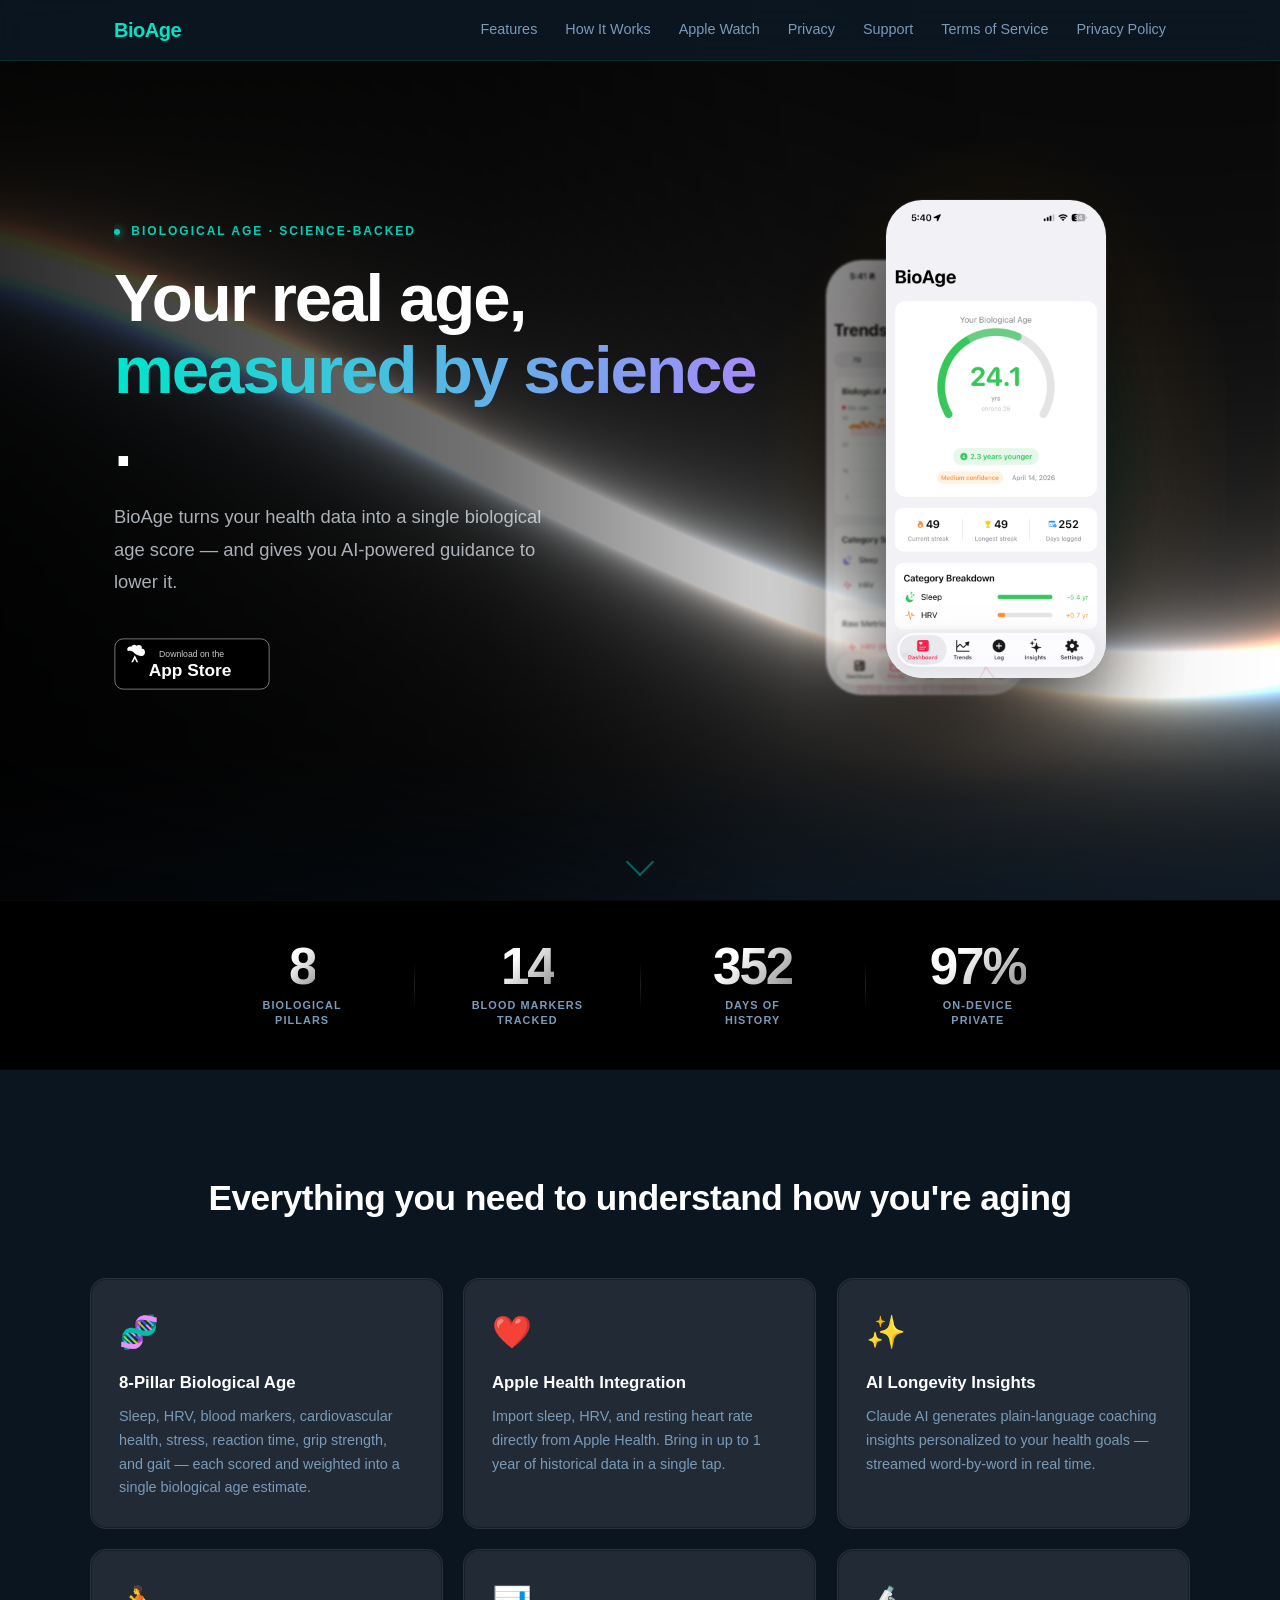
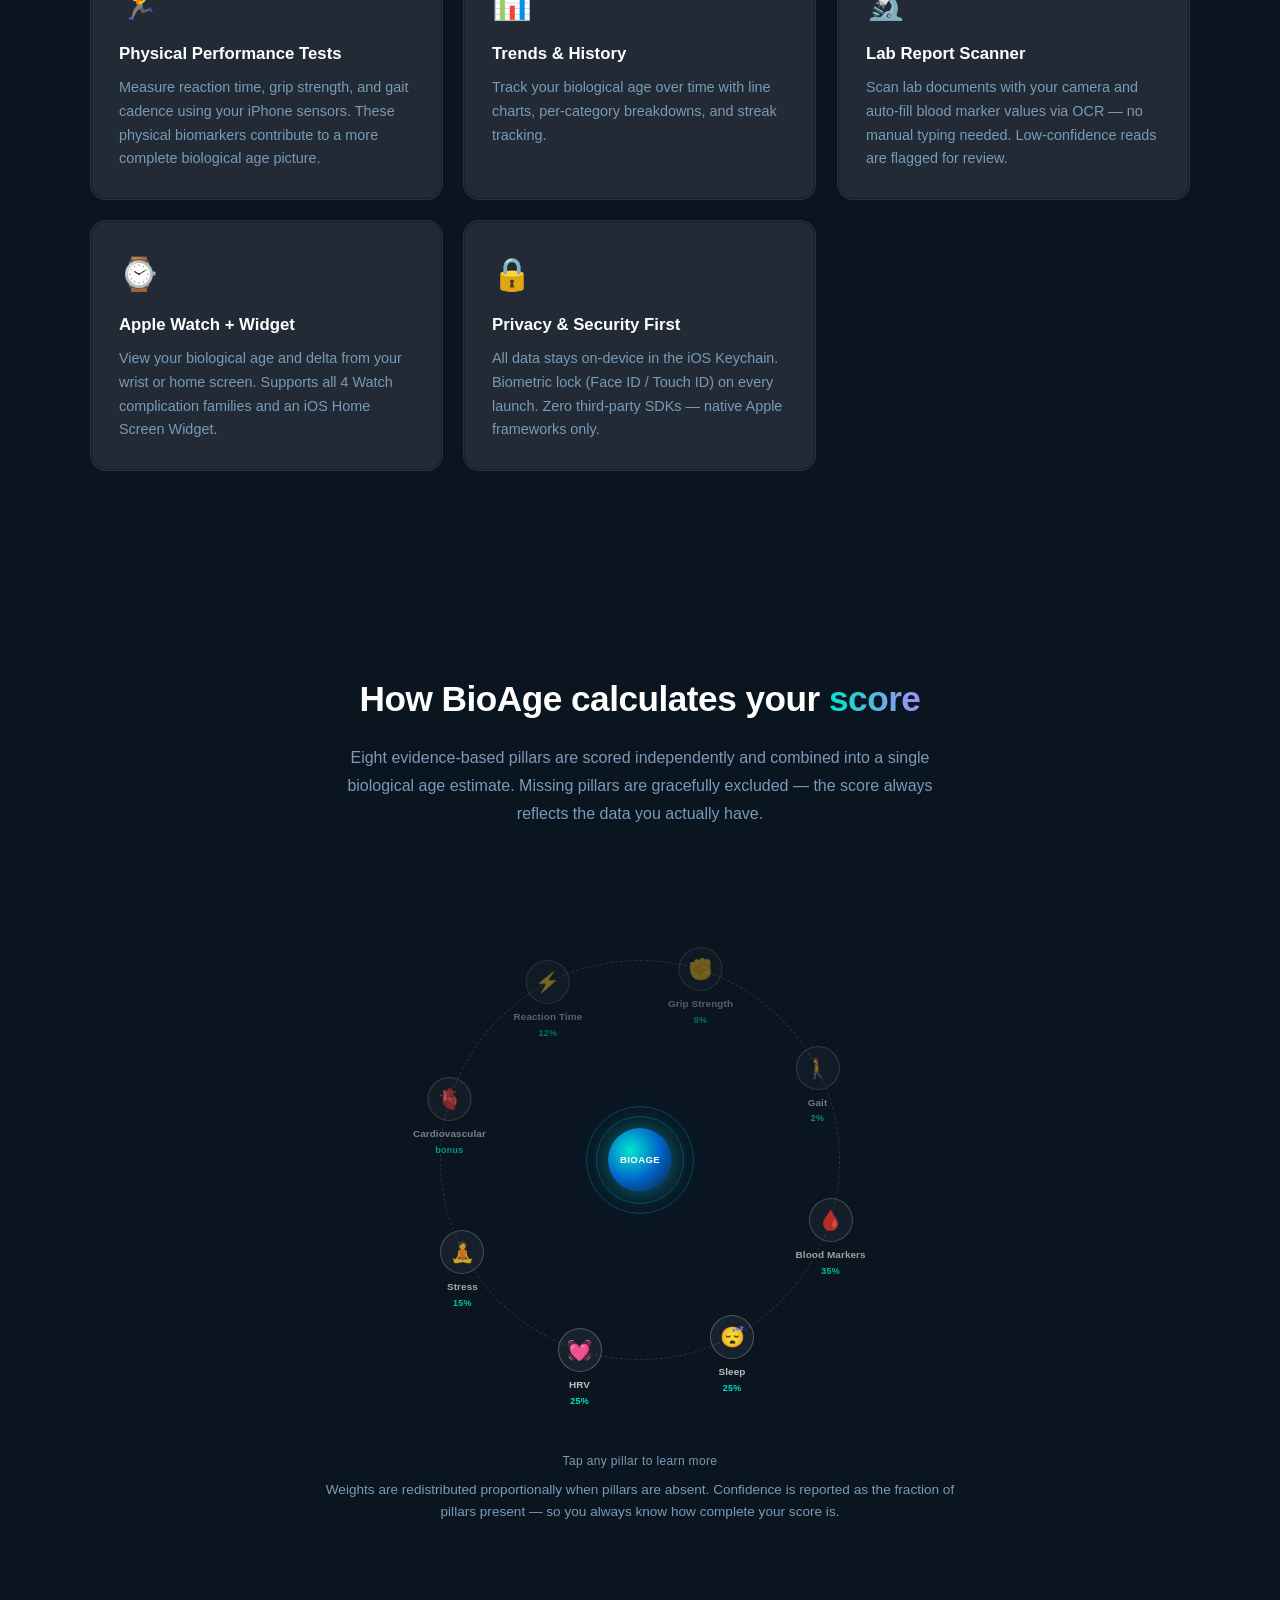
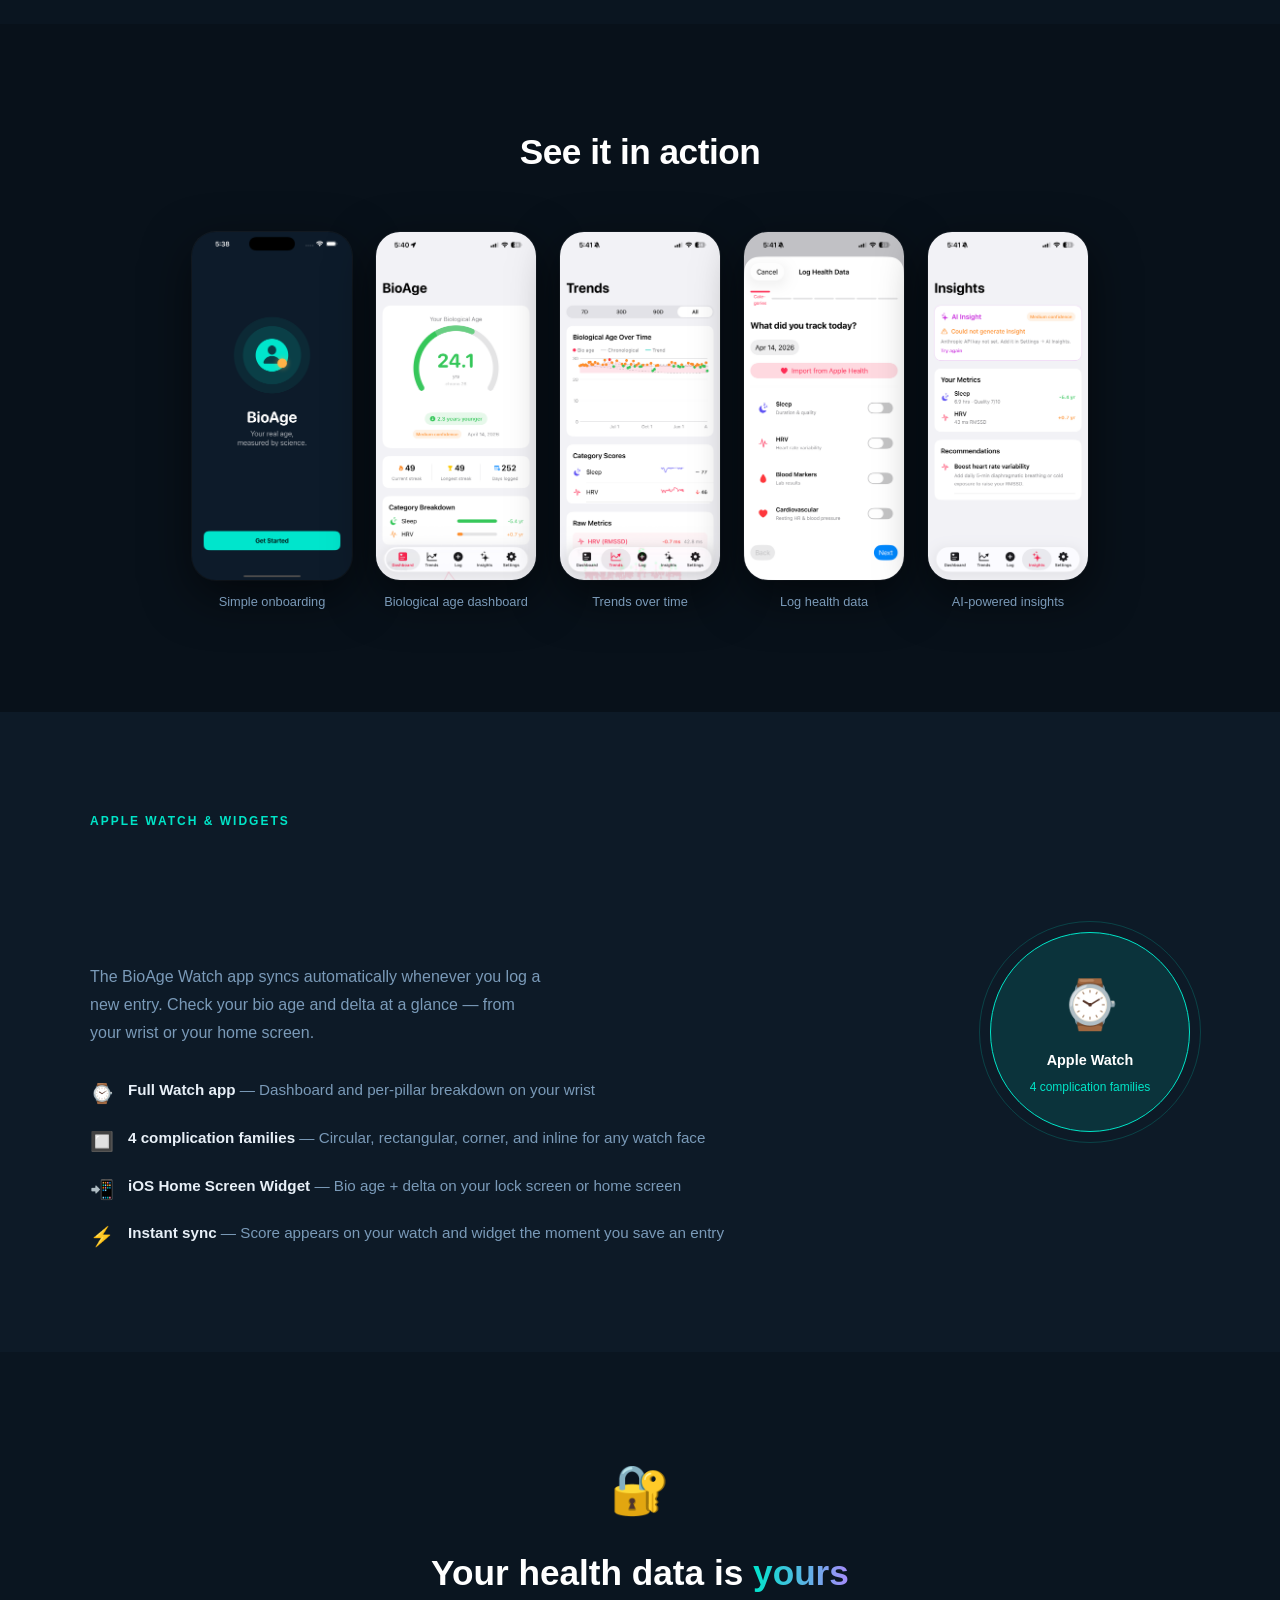
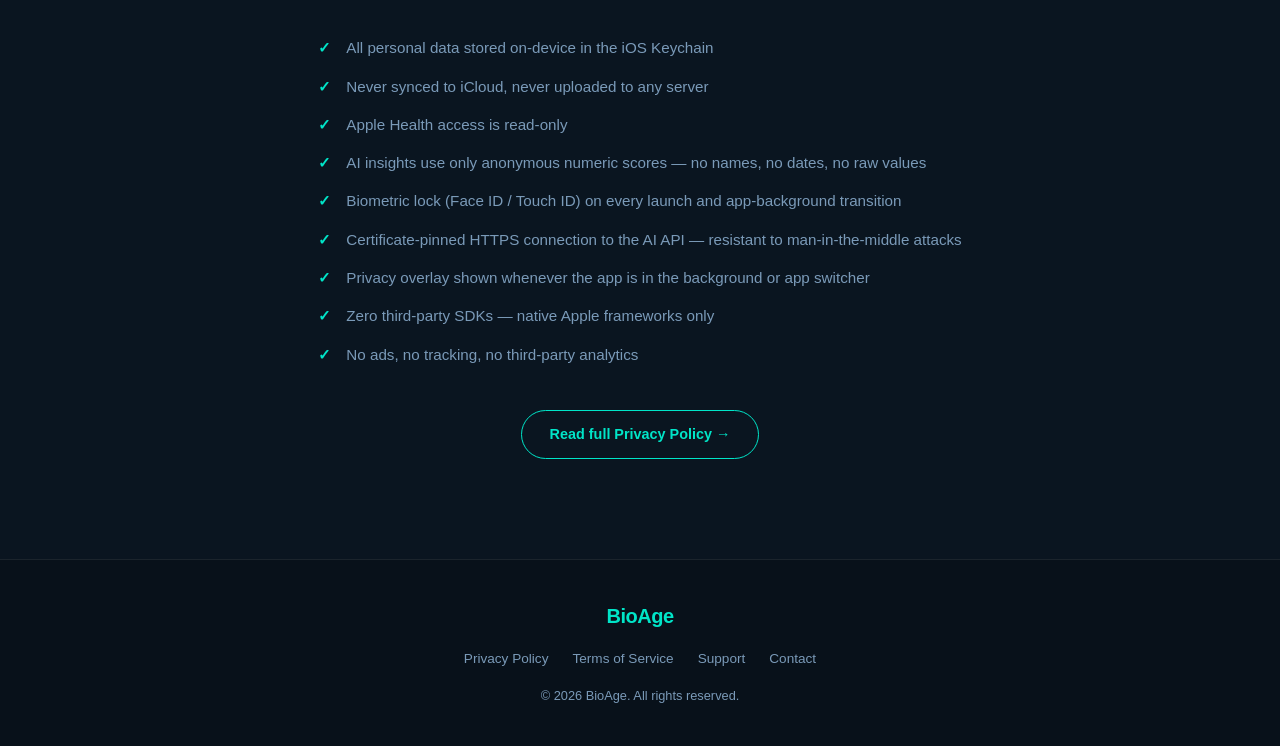
<file: index.html>
<!DOCTYPE html>
<html lang="en">
<head>
  <meta charset="UTF-8" />
  <meta name="viewport" content="width=device-width, initial-scale=1.0" />
  <title>BioAge – Your real age, measured by science</title>
  <meta name="description" content="BioAge estimates your biological age from sleep, HRV, blood markers, cardiovascular health, physical tests, and stress — with AI-powered longevity insights. All data stays on your device." />
  <link rel="stylesheet" href="assets/style.css" />
</head>
<body>

  <!-- WebGL animated background — fixed behind all page content -->
  <canvas id="bg-canvas" aria-hidden="true"></canvas>

  <nav class="nav">
    <div class="nav-inner">
      <a href="#" class="nav-logo">BioAge</a>
      <div class="nav-links">
        <a href="#features">Features</a>
        <a href="#how-it-works">How It Works</a>
        <a href="#watch">Apple Watch</a>
        <a href="#privacy-badge">Privacy</a>
        <a href="support.html">Support</a>
        <a href="terms.html">Terms of Service</a>
        <a href="privacy.html">Privacy Policy</a>
      </div>
    </div>
  </nav>

  <!-- Hero -->
  <section class="hero" id="home">
    <!-- Gradient overlay for text readability + section transition -->
    <div class="hero-overlay" aria-hidden="true"></div>

    <div class="hero-inner">
      <div class="hero-text">
        <div class="hero-eyebrow">
          <span class="eyebrow-dot" aria-hidden="true"></span>
          Biological Age · Science-Backed
        </div>
        <h1>Your real age,<br><span id="hero-word-rotate">measured by science</span>.</h1>
        <p class="hero-sub">BioAge turns your health data into a single biological age score — and gives you AI-powered guidance to lower it.</p>
        <a href="https://apps.apple.com/us/app/bioage/id6762235244" class="btn-appstore" target="_blank" rel="noopener">
          <img src="assets/appstore-badge.svg" alt="Download on the App Store" />
        </a>
      </div>
      <div class="hero-phones">
        <div class="hero-phones-glow" aria-hidden="true"></div>
        <img src="assets/screenshots/screenshot_01.png" class="phone phone-main" alt="BioAge Dashboard" />
        <img src="assets/screenshots/screenshot_02.png" class="phone phone-back" alt="BioAge Trends" />
      </div>
    </div>

    <div class="hero-scroll-hint" aria-hidden="true">
      <span></span>
    </div>
  </section>

  <!-- Stats strip -->
  <section class="stats-strip" aria-label="Key statistics">
    <div class="stats-inner">
      <div class="stat-item">
        <span class="stat-num" data-target="8">0</span>
        <span class="stat-label">Biological<br>Pillars</span>
      </div>
      <div class="stat-divider" aria-hidden="true"></div>
      <div class="stat-item">
        <span class="stat-num" data-target="15">0</span>
        <span class="stat-label">Blood Markers<br>Tracked</span>
      </div>
      <div class="stat-divider" aria-hidden="true"></div>
      <div class="stat-item">
        <span class="stat-num" data-target="365">0</span>
        <span class="stat-label">Days of<br>History</span>
      </div>
      <div class="stat-divider" aria-hidden="true"></div>
      <div class="stat-item">
        <span class="stat-num" data-target="100" data-suffix="%">0%</span>
        <span class="stat-label">On-Device<br>Private</span>
      </div>
    </div>
  </section>

  <!-- Features -->
  <section class="features" id="features">
    <div class="features-inner">
      <h2 class="blur-fade">Everything you need to understand how you're aging</h2>
      <div class="features-grid">

        <div class="feature-card shine-card">
          <div class="feature-icon">🧬</div>
          <h3>8-Pillar Biological Age</h3>
          <p>Sleep, HRV, blood markers, cardiovascular health, stress, reaction time, grip strength, and gait — each scored and weighted into a single biological age estimate.</p>
        </div>

        <div class="feature-card shine-card">
          <div class="feature-icon">❤️</div>
          <h3>Apple Health Integration</h3>
          <p>Import sleep, HRV, and resting heart rate directly from Apple Health. Bring in up to 1 year of historical data in a single tap.</p>
        </div>

        <div class="feature-card shine-card">
          <div class="feature-icon">✨</div>
          <h3>AI Longevity Insights</h3>
          <p>Claude AI generates plain-language coaching insights personalized to your health goals — streamed word-by-word in real time.</p>
        </div>

        <div class="feature-card shine-card">
          <div class="feature-icon">🏃</div>
          <h3>Physical Performance Tests</h3>
          <p>Measure reaction time, grip strength, and gait cadence using your iPhone sensors. These physical biomarkers contribute to a more complete biological age picture.</p>
        </div>

        <div class="feature-card shine-card">
          <div class="feature-icon">📊</div>
          <h3>Trends &amp; History</h3>
          <p>Track your biological age over time with line charts, per-category breakdowns, and streak tracking.</p>
        </div>

        <div class="feature-card shine-card">
          <div class="feature-icon">🔬</div>
          <h3>Lab Report Scanner</h3>
          <p>Scan lab documents with your camera and auto-fill blood marker values via OCR — no manual typing needed. Low-confidence reads are flagged for review.</p>
        </div>

        <div class="feature-card shine-card">
          <div class="feature-icon">⌚</div>
          <h3>Apple Watch + Widget</h3>
          <p>View your biological age and delta from your wrist or home screen. Supports all 4 Watch complication families and an iOS Home Screen Widget.</p>
        </div>

        <div class="feature-card shine-card">
          <div class="feature-icon">🔒</div>
          <h3>Privacy &amp; Security First</h3>
          <p>All data stays on-device in the iOS Keychain. Biometric lock (Face ID / Touch ID) on every launch. Zero third-party SDKs — native Apple frameworks only.</p>
        </div>

      </div>
    </div>
  </section>

  <!-- How It Works -->
  <section class="how-it-works" id="how-it-works">
    <div class="how-inner">
      <h2 class="blur-fade">How BioAge calculates your <span class="gradient-text">score</span></h2>
      <p class="how-sub blur-fade">Eight evidence-based pillars are scored independently and combined into a single biological age estimate. Missing pillars are gracefully excluded — the score always reflects the data you actually have.</p>

      <!-- Radial orbital timeline — 8 pillars orbit the BioAge score -->
      <div class="orbital-wrap">
        <div class="orbital-container" id="orbital-timeline" aria-label="BioAge 8-pillar orbital diagram"></div>
      </div>
      <p class="orbital-hint">Tap any pillar to learn more</p>
      <p class="how-footnote">Weights are redistributed proportionally when pillars are absent. Confidence is reported as the fraction of pillars present — so you always know how complete your score is.</p>
    </div>
  </section>

  <!-- Screenshots -->
  <section class="screenshots">
    <h2 class="blur-fade">See it in action</h2>
    <div class="screenshots-row">
      <figure>
        <img src="assets/screenshots/screenshot_05.png" alt="BioAge onboarding" />
        <figcaption>Simple onboarding</figcaption>
      </figure>
      <figure>
        <img src="assets/screenshots/screenshot_01.png" alt="Dashboard" />
        <figcaption>Biological age dashboard</figcaption>
      </figure>
      <figure>
        <img src="assets/screenshots/screenshot_02.png" alt="Trends" />
        <figcaption>Trends over time</figcaption>
      </figure>
      <figure>
        <img src="assets/screenshots/screenshot_03.png" alt="Log health data" />
        <figcaption>Log health data</figcaption>
      </figure>
      <figure>
        <img src="assets/screenshots/screenshot_04.png" alt="AI Insights" />
        <figcaption>AI-powered insights</figcaption>
      </figure>
    </div>
  </section>

  <!-- Apple Watch -->
  <section class="watch-section" id="watch">
    <div class="watch-inner">
      <div class="watch-text">
        <div class="watch-eyebrow">Apple Watch &amp; Widgets</div>
        <h2 class="blur-fade">Your biological age,<br>always within reach.</h2>
        <p>The BioAge Watch app syncs automatically whenever you log a new entry. Check your bio age and delta at a glance — from your wrist or your home screen.</p>
        <ul class="watch-list">
          <li>
            <span class="watch-bullet">⌚</span>
            <span><strong>Full Watch app</strong> — Dashboard and per-pillar breakdown on your wrist</span>
          </li>
          <li>
            <span class="watch-bullet">🔲</span>
            <span><strong>4 complication families</strong> — Circular, rectangular, corner, and inline for any watch face</span>
          </li>
          <li>
            <span class="watch-bullet">📲</span>
            <span><strong>iOS Home Screen Widget</strong> — Bio age + delta on your lock screen or home screen</span>
          </li>
          <li>
            <span class="watch-bullet">⚡</span>
            <span><strong>Instant sync</strong> — Score appears on your watch and widget the moment you save an entry</span>
          </li>
        </ul>
      </div>
      <div class="watch-visual">
        <div class="watch-badge-wrap">
          <div class="watch-badge-ring" aria-hidden="true"></div>
          <div class="watch-badge-icon">⌚</div>
          <div class="watch-badge-label">Apple Watch</div>
          <div class="watch-badge-sub">4 complication families</div>
        </div>
      </div>
    </div>
  </section>

  <!-- Privacy badge -->
  <section class="privacy-section" id="privacy-badge">
    <div class="privacy-inner">
      <div class="privacy-icon">🔐</div>
      <h2 class="blur-fade">Your health data is <span class="gradient-text">yours</span></h2>
      <ul class="privacy-list">
        <li>All personal data stored on-device in the iOS Keychain</li>
        <li>Never synced to iCloud, never uploaded to any server</li>
        <li>Apple Health access is read-only</li>
        <li>AI insights use only anonymous numeric scores — no names, no dates, no raw values</li>
        <li>Biometric lock (Face ID / Touch ID) on every launch and app-background transition</li>
        <li>Certificate-pinned HTTPS connection to the AI API — resistant to man-in-the-middle attacks</li>
        <li>Privacy overlay shown whenever the app is in the background or app switcher</li>
        <li>Zero third-party SDKs — native Apple frameworks only</li>
        <li>No ads, no tracking, no third-party analytics</li>
      </ul>
      <a href="privacy.html" class="btn-outline">Read full Privacy Policy →</a>
    </div>
  </section>

  <!-- Footer -->
  <footer class="footer">
    <div class="footer-inner">
      <span class="nav-logo">BioAge</span>
      <div class="footer-links">
        <a href="privacy.html">Privacy Policy</a>
        <a href="terms.html">Terms of Service</a>
        <a href="support.html">Support</a>
        <a href="mailto:support.bioage@gmail.com">Contact</a>
      </div>
      <p class="footer-copy">© 2026 BioAge. All rights reserved.</p>
    </div>
  </footer>

  <script src="assets/shader.js"></script>
  <script src="assets/orbital.js"></script>
  <script src="assets/animations.js"></script>

</body>
</html>
</file>
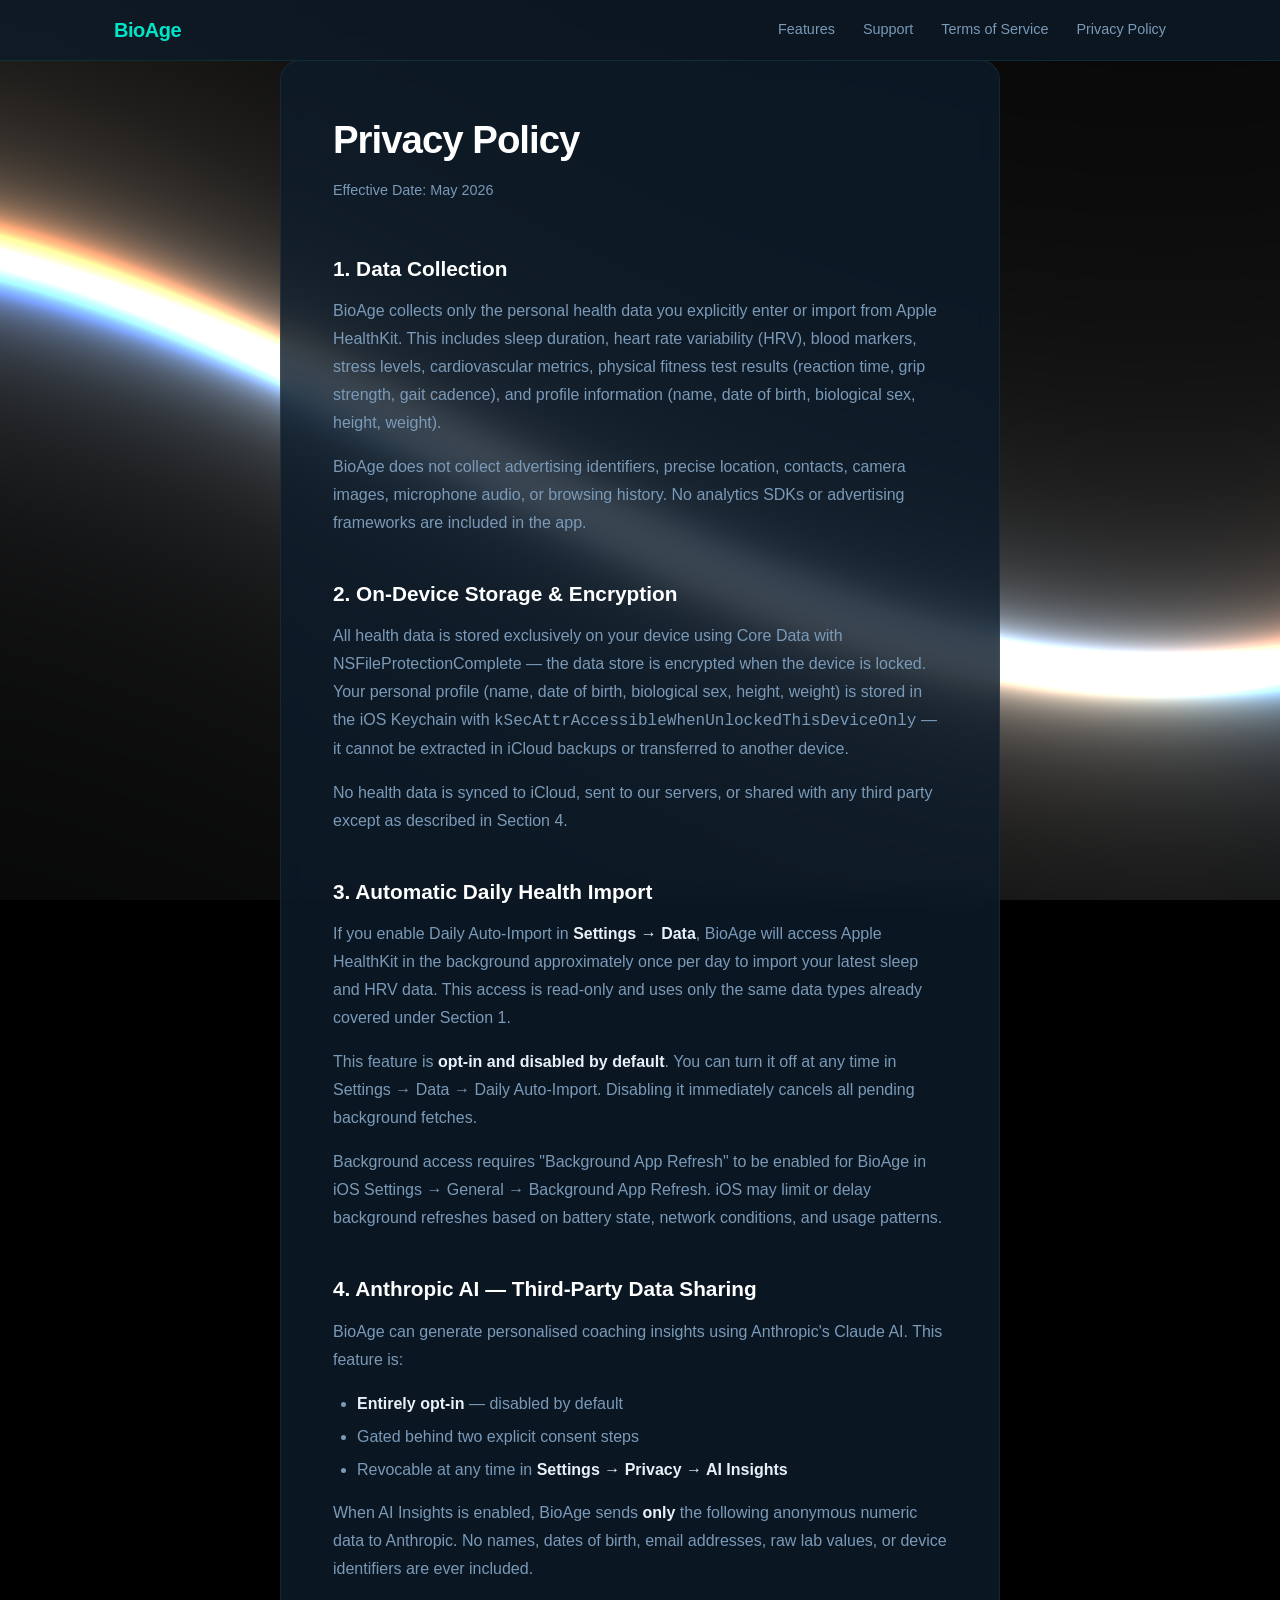
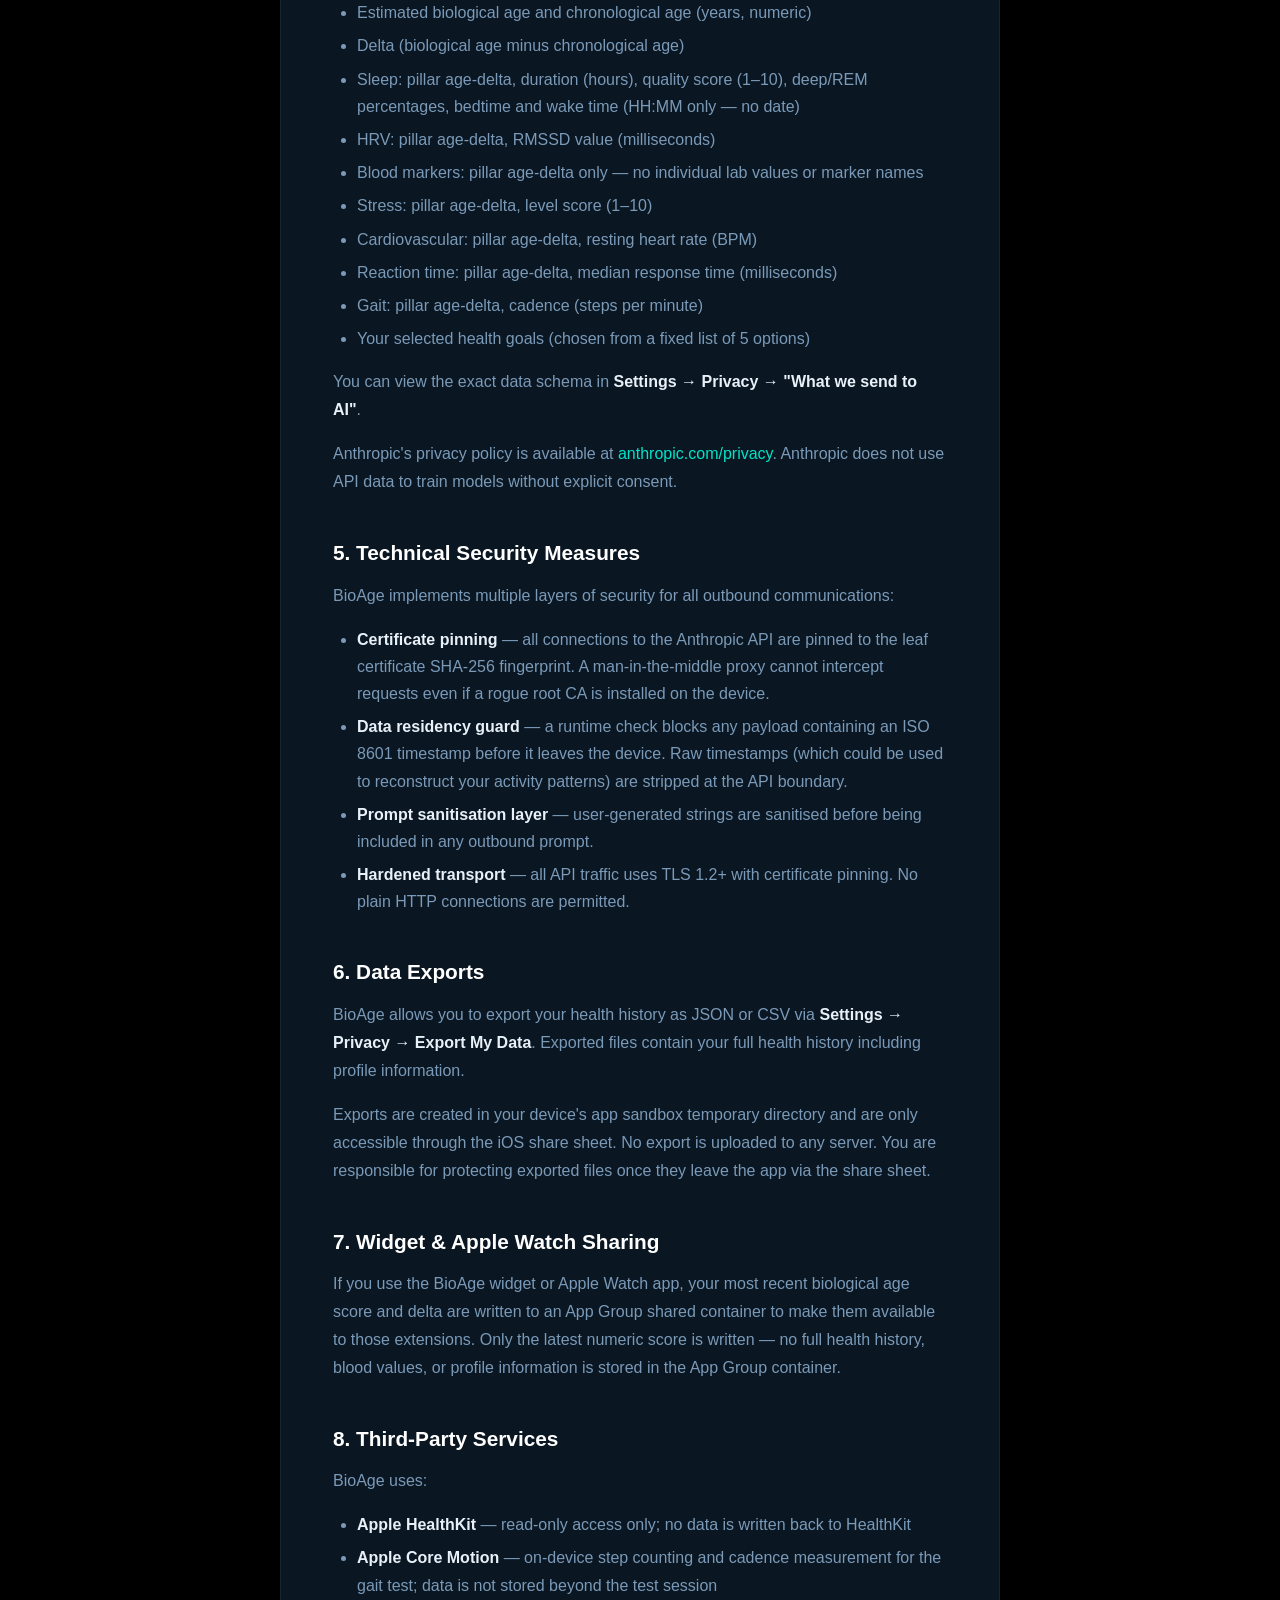
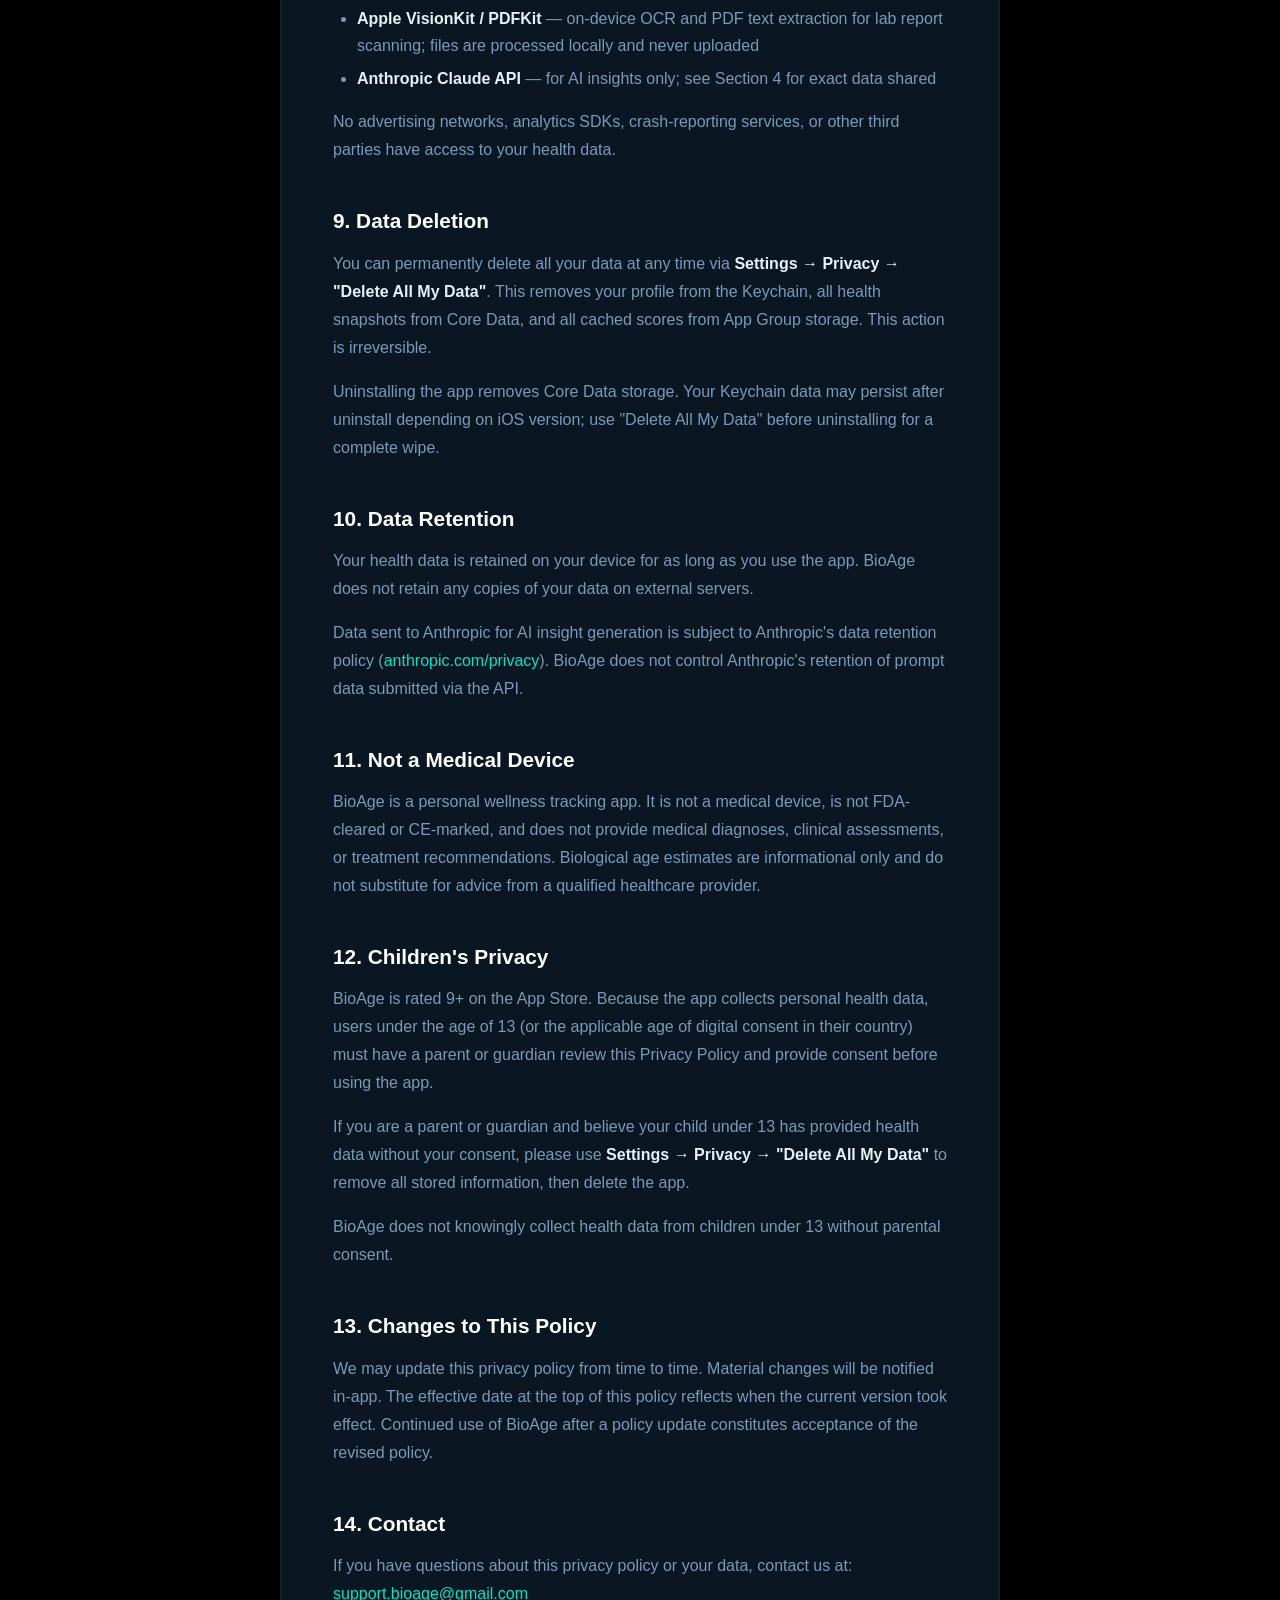
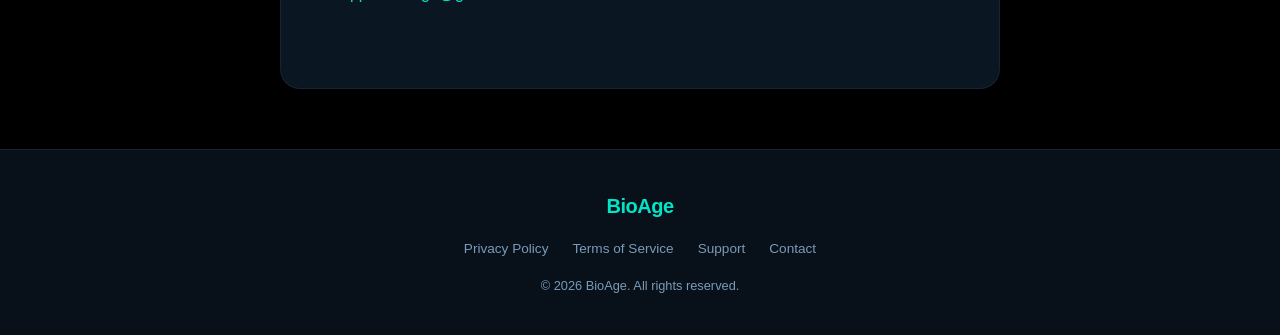
<file: privacy.html>
<!DOCTYPE html>
<html lang="en">
<head>
  <meta charset="UTF-8" />
  <meta name="viewport" content="width=device-width, initial-scale=1.0" />
  <title>Privacy Policy – BioAge</title>
  <link rel="stylesheet" href="assets/style.css" />
</head>
<body>

  <!-- WebGL animated background — fixed behind all page content -->
  <canvas id="bg-canvas" aria-hidden="true"></canvas>

  <nav class="nav">
    <div class="nav-inner">
      <a href="index.html" class="nav-logo">BioAge</a>
      <div class="nav-links">
        <a href="index.html#features">Features</a>
        <a href="support.html">Support</a>
        <a href="terms.html">Terms of Service</a>
        <a href="privacy.html">Privacy Policy</a>
      </div>
    </div>
  </nav>

  <main class="prose">
    <h1>Privacy Policy</h1>
    <p class="updated">Effective Date: May 2026</p>

    <h2>1. Data Collection</h2>
    <p>BioAge collects only the personal health data you explicitly enter or import from Apple HealthKit. This includes sleep duration, heart rate variability (HRV), blood markers, stress levels, cardiovascular metrics, physical fitness test results (reaction time, grip strength, gait cadence), and profile information (name, date of birth, biological sex, height, weight).</p>
    <p>BioAge does not collect advertising identifiers, precise location, contacts, camera images, microphone audio, or browsing history. No analytics SDKs or advertising frameworks are included in the app.</p>

    <h2>2. On-Device Storage &amp; Encryption</h2>
    <p>All health data is stored exclusively on your device using Core Data with NSFileProtectionComplete — the data store is encrypted when the device is locked. Your personal profile (name, date of birth, biological sex, height, weight) is stored in the iOS Keychain with <code>kSecAttrAccessibleWhenUnlockedThisDeviceOnly</code> — it cannot be extracted in iCloud backups or transferred to another device.</p>
    <p>No health data is synced to iCloud, sent to our servers, or shared with any third party except as described in Section 4.</p>

    <h2>3. Automatic Daily Health Import</h2>
    <p>If you enable Daily Auto-Import in <strong>Settings → Data</strong>, BioAge will access Apple HealthKit in the background approximately once per day to import your latest sleep and HRV data. This access is read-only and uses only the same data types already covered under Section 1.</p>
    <p>This feature is <strong>opt-in and disabled by default</strong>. You can turn it off at any time in Settings → Data → Daily Auto-Import. Disabling it immediately cancels all pending background fetches.</p>
    <p>Background access requires "Background App Refresh" to be enabled for BioAge in iOS Settings → General → Background App Refresh. iOS may limit or delay background refreshes based on battery state, network conditions, and usage patterns.</p>

    <h2>4. Anthropic AI — Third-Party Data Sharing</h2>
    <p>BioAge can generate personalised coaching insights using Anthropic's Claude AI. This feature is:</p>
    <ul>
      <li><strong>Entirely opt-in</strong> — disabled by default</li>
      <li>Gated behind two explicit consent steps</li>
      <li>Revocable at any time in <strong>Settings → Privacy → AI Insights</strong></li>
    </ul>
    <p>When AI Insights is enabled, BioAge sends <strong>only</strong> the following anonymous numeric data to Anthropic. No names, dates of birth, email addresses, raw lab values, or device identifiers are ever included.</p>
    <ul>
      <li>Estimated biological age and chronological age (years, numeric)</li>
      <li>Delta (biological age minus chronological age)</li>
      <li>Sleep: pillar age-delta, duration (hours), quality score (1–10), deep/REM percentages, bedtime and wake time (HH:MM only — no date)</li>
      <li>HRV: pillar age-delta, RMSSD value (milliseconds)</li>
      <li>Blood markers: pillar age-delta only — no individual lab values or marker names</li>
      <li>Stress: pillar age-delta, level score (1–10)</li>
      <li>Cardiovascular: pillar age-delta, resting heart rate (BPM)</li>
      <li>Reaction time: pillar age-delta, median response time (milliseconds)</li>
      <li>Gait: pillar age-delta, cadence (steps per minute)</li>
      <li>Your selected health goals (chosen from a fixed list of 5 options)</li>
    </ul>
    <p>You can view the exact data schema in <strong>Settings → Privacy → "What we send to AI"</strong>.</p>
    <p>Anthropic's privacy policy is available at <a href="https://anthropic.com/privacy" target="_blank" rel="noopener">anthropic.com/privacy</a>. Anthropic does not use API data to train models without explicit consent.</p>

    <h2>5. Technical Security Measures</h2>
    <p>BioAge implements multiple layers of security for all outbound communications:</p>
    <ul>
      <li><strong>Certificate pinning</strong> — all connections to the Anthropic API are pinned to the leaf certificate SHA-256 fingerprint. A man-in-the-middle proxy cannot intercept requests even if a rogue root CA is installed on the device.</li>
      <li><strong>Data residency guard</strong> — a runtime check blocks any payload containing an ISO 8601 timestamp before it leaves the device. Raw timestamps (which could be used to reconstruct your activity patterns) are stripped at the API boundary.</li>
      <li><strong>Prompt sanitisation layer</strong> — user-generated strings are sanitised before being included in any outbound prompt.</li>
      <li><strong>Hardened transport</strong> — all API traffic uses TLS 1.2+ with certificate pinning. No plain HTTP connections are permitted.</li>
    </ul>

    <h2>6. Data Exports</h2>
    <p>BioAge allows you to export your health history as JSON or CSV via <strong>Settings → Privacy → Export My Data</strong>. Exported files contain your full health history including profile information.</p>
    <p>Exports are created in your device's app sandbox temporary directory and are only accessible through the iOS share sheet. No export is uploaded to any server. You are responsible for protecting exported files once they leave the app via the share sheet.</p>

    <h2>7. Widget &amp; Apple Watch Sharing</h2>
    <p>If you use the BioAge widget or Apple Watch app, your most recent biological age score and delta are written to an App Group shared container to make them available to those extensions. Only the latest numeric score is written — no full health history, blood values, or profile information is stored in the App Group container.</p>

    <h2>8. Third-Party Services</h2>
    <p>BioAge uses:</p>
    <ul>
      <li><strong>Apple HealthKit</strong> — read-only access only; no data is written back to HealthKit</li>
      <li><strong>Apple Core Motion</strong> — on-device step counting and cadence measurement for the gait test; data is not stored beyond the test session</li>
      <li><strong>Apple VisionKit / PDFKit</strong> — on-device OCR and PDF text extraction for lab report scanning; files are processed locally and never uploaded</li>
      <li><strong>Anthropic Claude API</strong> — for AI insights only; see Section 4 for exact data shared</li>
    </ul>
    <p>No advertising networks, analytics SDKs, crash-reporting services, or other third parties have access to your health data.</p>

    <h2>9. Data Deletion</h2>
    <p>You can permanently delete all your data at any time via <strong>Settings → Privacy → "Delete All My Data"</strong>. This removes your profile from the Keychain, all health snapshots from Core Data, and all cached scores from App Group storage. This action is irreversible.</p>
    <p>Uninstalling the app removes Core Data storage. Your Keychain data may persist after uninstall depending on iOS version; use "Delete All My Data" before uninstalling for a complete wipe.</p>

    <h2>10. Data Retention</h2>
    <p>Your health data is retained on your device for as long as you use the app. BioAge does not retain any copies of your data on external servers.</p>
    <p>Data sent to Anthropic for AI insight generation is subject to Anthropic's data retention policy (<a href="https://anthropic.com/privacy" target="_blank" rel="noopener">anthropic.com/privacy</a>). BioAge does not control Anthropic's retention of prompt data submitted via the API.</p>

    <h2>11. Not a Medical Device</h2>
    <p>BioAge is a personal wellness tracking app. It is not a medical device, is not FDA-cleared or CE-marked, and does not provide medical diagnoses, clinical assessments, or treatment recommendations. Biological age estimates are informational only and do not substitute for advice from a qualified healthcare provider.</p>

    <h2>12. Children's Privacy</h2>
    <p>BioAge is rated 9+ on the App Store. Because the app collects personal health data, users under the age of 13 (or the applicable age of digital consent in their country) must have a parent or guardian review this Privacy Policy and provide consent before using the app.</p>
    <p>If you are a parent or guardian and believe your child under 13 has provided health data without your consent, please use <strong>Settings → Privacy → "Delete All My Data"</strong> to remove all stored information, then delete the app.</p>
    <p>BioAge does not knowingly collect health data from children under 13 without parental consent.</p>

    <h2>13. Changes to This Policy</h2>
    <p>We may update this privacy policy from time to time. Material changes will be notified in-app. The effective date at the top of this policy reflects when the current version took effect. Continued use of BioAge after a policy update constitutes acceptance of the revised policy.</p>

    <h2>14. Contact</h2>
    <p>If you have questions about this privacy policy or your data, contact us at: <a href="mailto:support.bioage@gmail.com">support.bioage@gmail.com</a></p>
  </main>

  <footer class="footer">
    <div class="footer-inner">
      <a href="index.html" class="nav-logo">BioAge</a>
      <div class="footer-links">
        <a href="privacy.html">Privacy Policy</a>
        <a href="terms.html">Terms of Service</a>
        <a href="support.html">Support</a>
        <a href="mailto:support.bioage@gmail.com">Contact</a>
      </div>
      <p class="footer-copy">© 2026 BioAge. All rights reserved.</p>
    </div>
  </footer>

  <script src="assets/shader.js"></script>
</body>
</html>
</file>
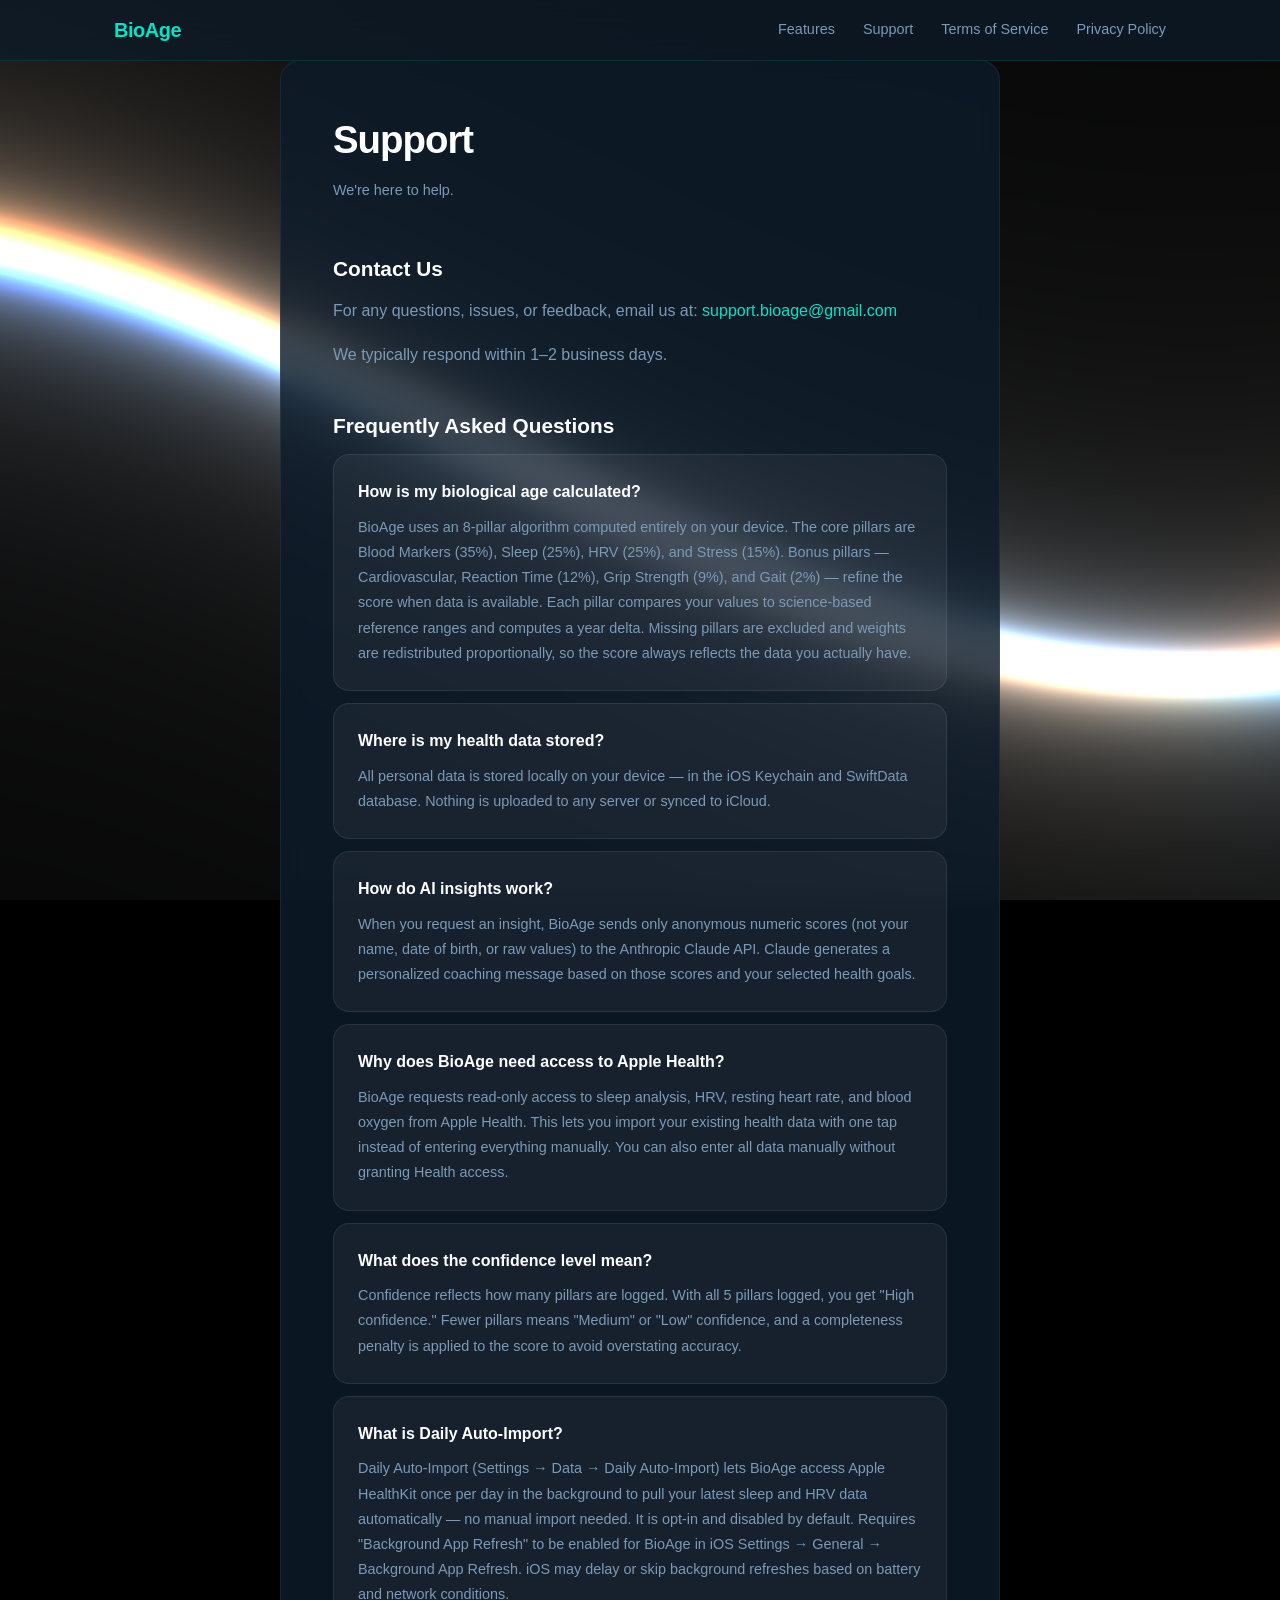
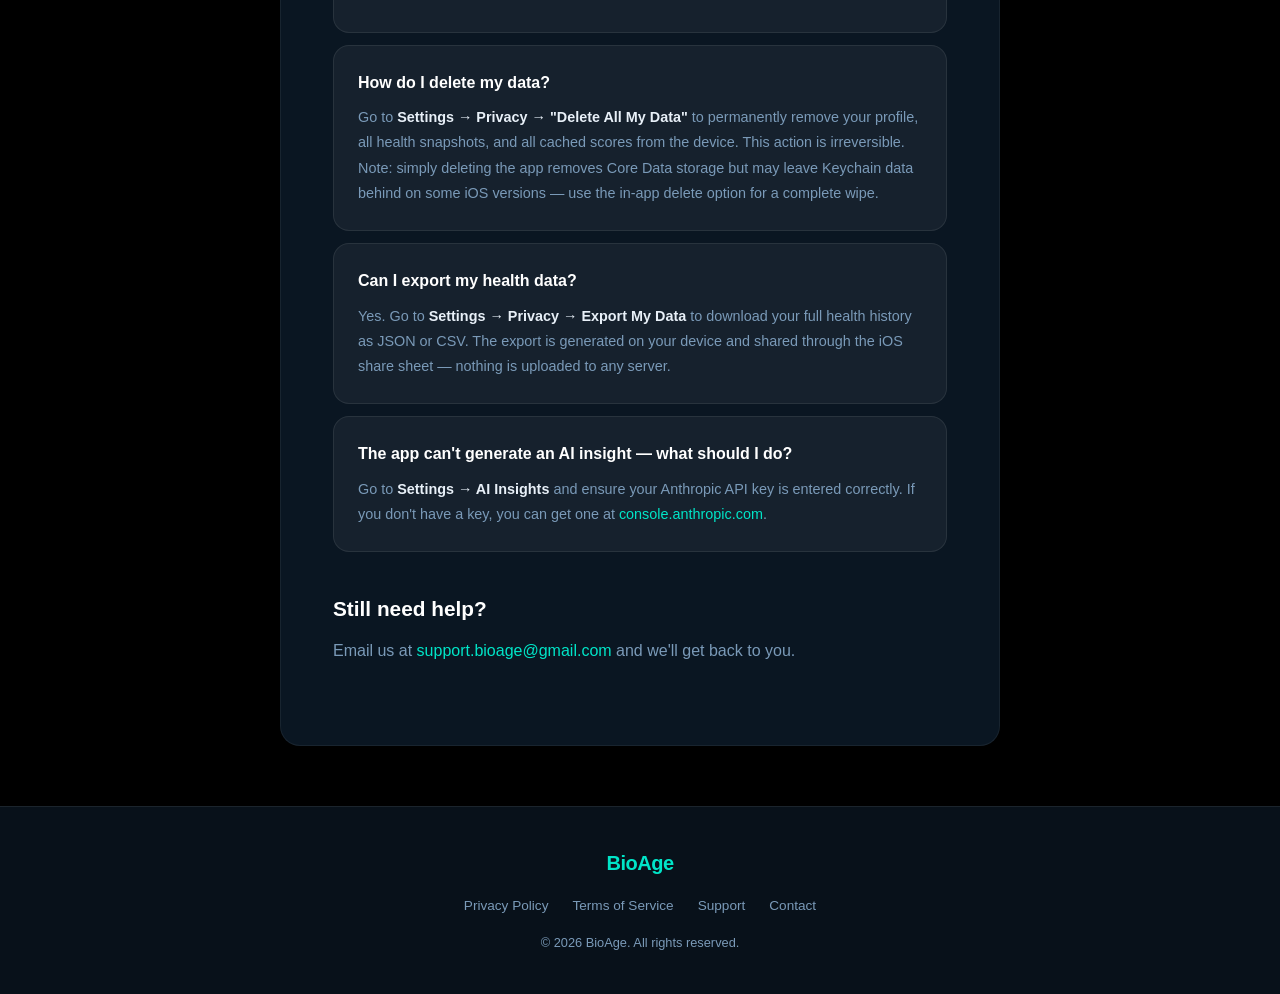
<file: support.html>
<!DOCTYPE html>
<html lang="en">
<head>
  <meta charset="UTF-8" />
  <meta name="viewport" content="width=device-width, initial-scale=1.0" />
  <title>Support – BioAge</title>
  <link rel="stylesheet" href="assets/style.css" />
</head>
<body>

  <!-- WebGL animated background — fixed behind all page content -->
  <canvas id="bg-canvas" aria-hidden="true"></canvas>

  <nav class="nav">
    <div class="nav-inner">
      <a href="index.html" class="nav-logo">BioAge</a>
      <div class="nav-links">
        <a href="index.html#features">Features</a>
        <a href="support.html">Support</a>
        <a href="terms.html">Terms of Service</a>
        <a href="privacy.html">Privacy Policy</a>
      </div>
    </div>
  </nav>

  <main class="prose">
    <h1>Support</h1>
    <p class="updated">We're here to help.</p>

    <h2>Contact Us</h2>
    <p>For any questions, issues, or feedback, email us at: <a href="mailto:support.bioage@gmail.com">support.bioage@gmail.com</a></p>
    <p>We typically respond within 1–2 business days.</p>

    <h2>Frequently Asked Questions</h2>

    <div class="faq">
      <div class="faq-item">
        <h3>How is my biological age calculated?</h3>
        <p>BioAge uses an 8-pillar algorithm computed entirely on your device. The core pillars are Blood Markers (35%), Sleep (25%), HRV (25%), and Stress (15%). Bonus pillars — Cardiovascular, Reaction Time (12%), Grip Strength (9%), and Gait (2%) — refine the score when data is available. Each pillar compares your values to science-based reference ranges and computes a year delta. Missing pillars are excluded and weights are redistributed proportionally, so the score always reflects the data you actually have.</p>
      </div>

      <div class="faq-item">
        <h3>Where is my health data stored?</h3>
        <p>All personal data is stored locally on your device — in the iOS Keychain and SwiftData database. Nothing is uploaded to any server or synced to iCloud.</p>
      </div>

      <div class="faq-item">
        <h3>How do AI insights work?</h3>
        <p>When you request an insight, BioAge sends only anonymous numeric scores (not your name, date of birth, or raw values) to the Anthropic Claude API. Claude generates a personalized coaching message based on those scores and your selected health goals.</p>
      </div>

      <div class="faq-item">
        <h3>Why does BioAge need access to Apple Health?</h3>
        <p>BioAge requests read-only access to sleep analysis, HRV, resting heart rate, and blood oxygen from Apple Health. This lets you import your existing health data with one tap instead of entering everything manually. You can also enter all data manually without granting Health access.</p>
      </div>

      <div class="faq-item">
        <h3>What does the confidence level mean?</h3>
        <p>Confidence reflects how many pillars are logged. With all 5 pillars logged, you get "High confidence." Fewer pillars means "Medium" or "Low" confidence, and a completeness penalty is applied to the score to avoid overstating accuracy.</p>
      </div>

      <div class="faq-item">
        <h3>What is Daily Auto-Import?</h3>
        <p>Daily Auto-Import (Settings → Data → Daily Auto-Import) lets BioAge access Apple HealthKit once per day in the background to pull your latest sleep and HRV data automatically — no manual import needed. It is opt-in and disabled by default. Requires "Background App Refresh" to be enabled for BioAge in iOS Settings → General → Background App Refresh. iOS may delay or skip background refreshes based on battery and network conditions.</p>
      </div>

      <div class="faq-item">
        <h3>How do I delete my data?</h3>
        <p>Go to <strong>Settings → Privacy → "Delete All My Data"</strong> to permanently remove your profile, all health snapshots, and all cached scores from the device. This action is irreversible. Note: simply deleting the app removes Core Data storage but may leave Keychain data behind on some iOS versions — use the in-app delete option for a complete wipe.</p>
      </div>

      <div class="faq-item">
        <h3>Can I export my health data?</h3>
        <p>Yes. Go to <strong>Settings → Privacy → Export My Data</strong> to download your full health history as JSON or CSV. The export is generated on your device and shared through the iOS share sheet — nothing is uploaded to any server.</p>
      </div>

      <div class="faq-item">
        <h3>The app can't generate an AI insight — what should I do?</h3>
        <p>Go to <strong>Settings → AI Insights</strong> and ensure your Anthropic API key is entered correctly. If you don't have a key, you can get one at <a href="https://console.anthropic.com" target="_blank" rel="noopener">console.anthropic.com</a>.</p>
      </div>
    </div>

    <h2>Still need help?</h2>
    <p>Email us at <a href="mailto:support.bioage@gmail.com">support.bioage@gmail.com</a> and we'll get back to you.</p>
  </main>

  <footer class="footer">
    <div class="footer-inner">
      <a href="index.html" class="nav-logo">BioAge</a>
      <div class="footer-links">
        <a href="privacy.html">Privacy Policy</a>
        <a href="terms.html">Terms of Service</a>
        <a href="support.html">Support</a>
        <a href="mailto:support.bioage@gmail.com">Contact</a>
      </div>
      <p class="footer-copy">© 2026 BioAge. All rights reserved.</p>
    </div>
  </footer>

  <script src="assets/shader.js"></script>
</body>
</html>
</file>
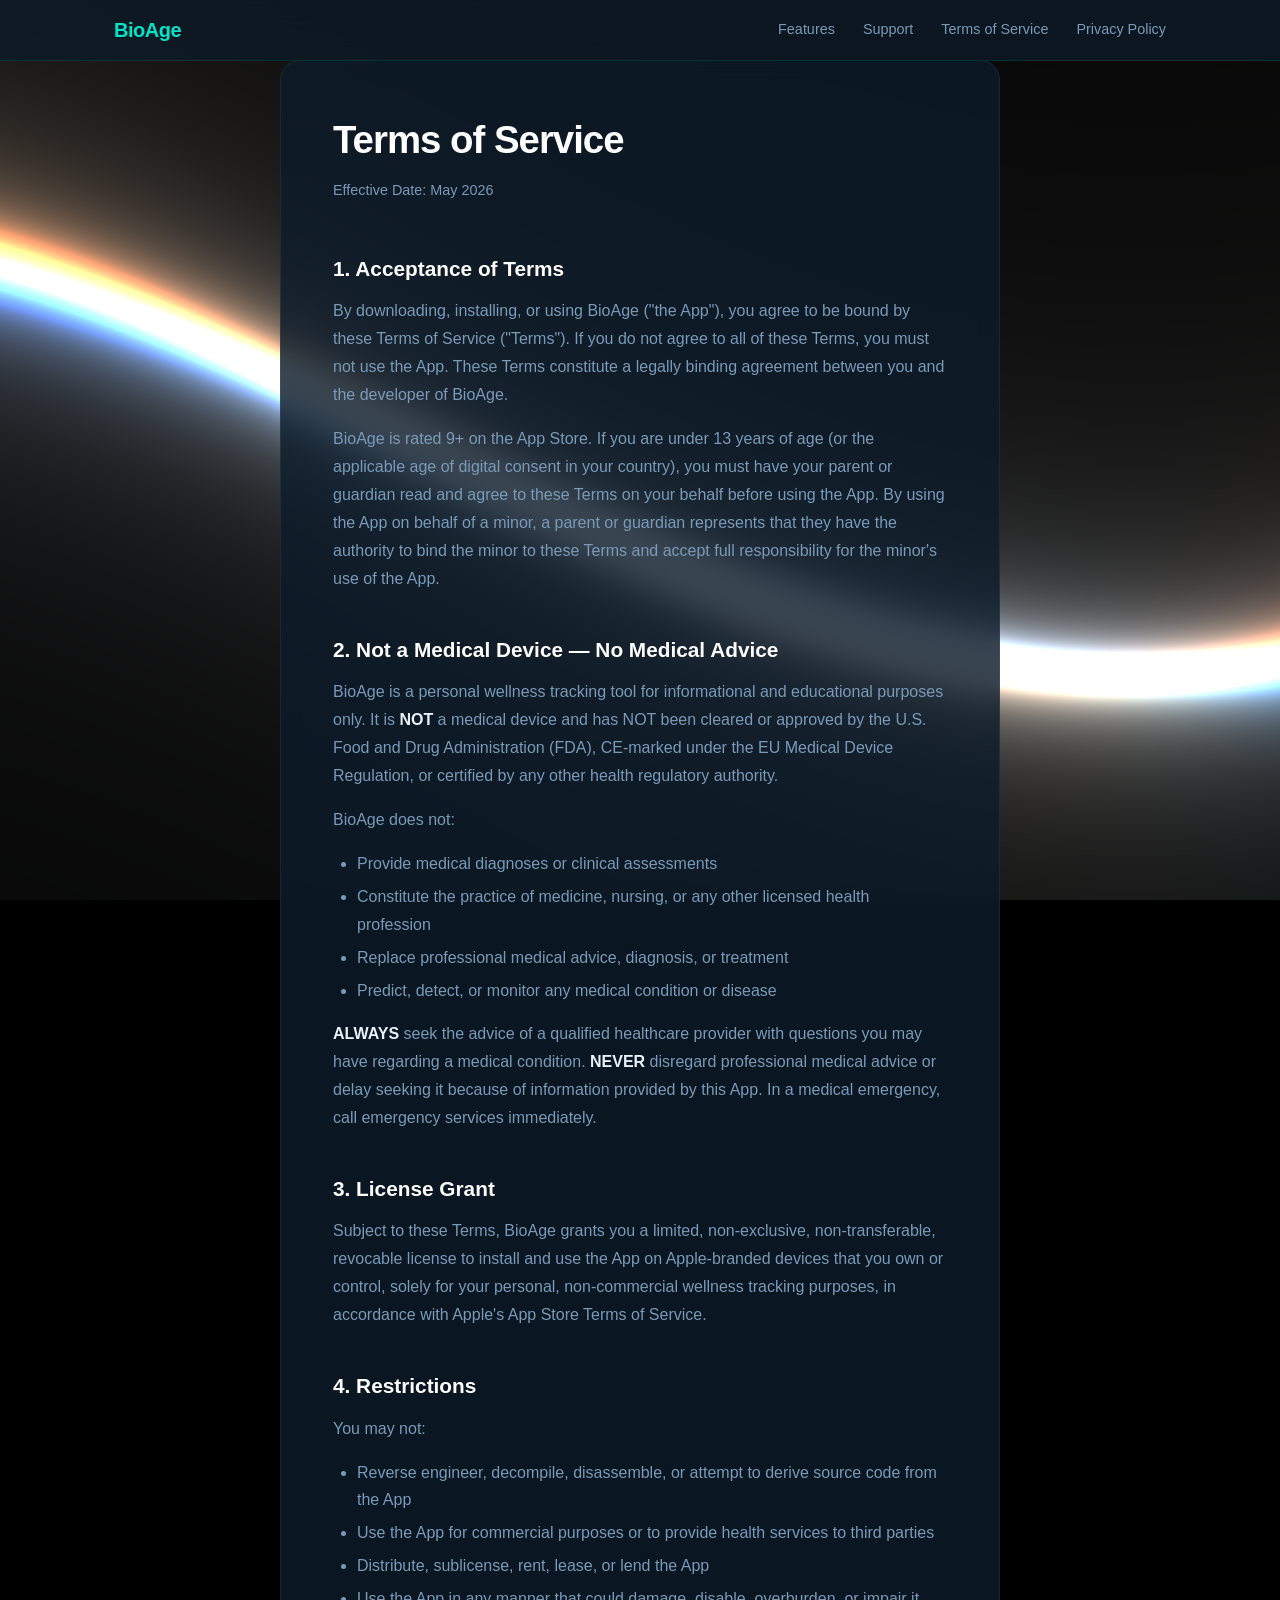
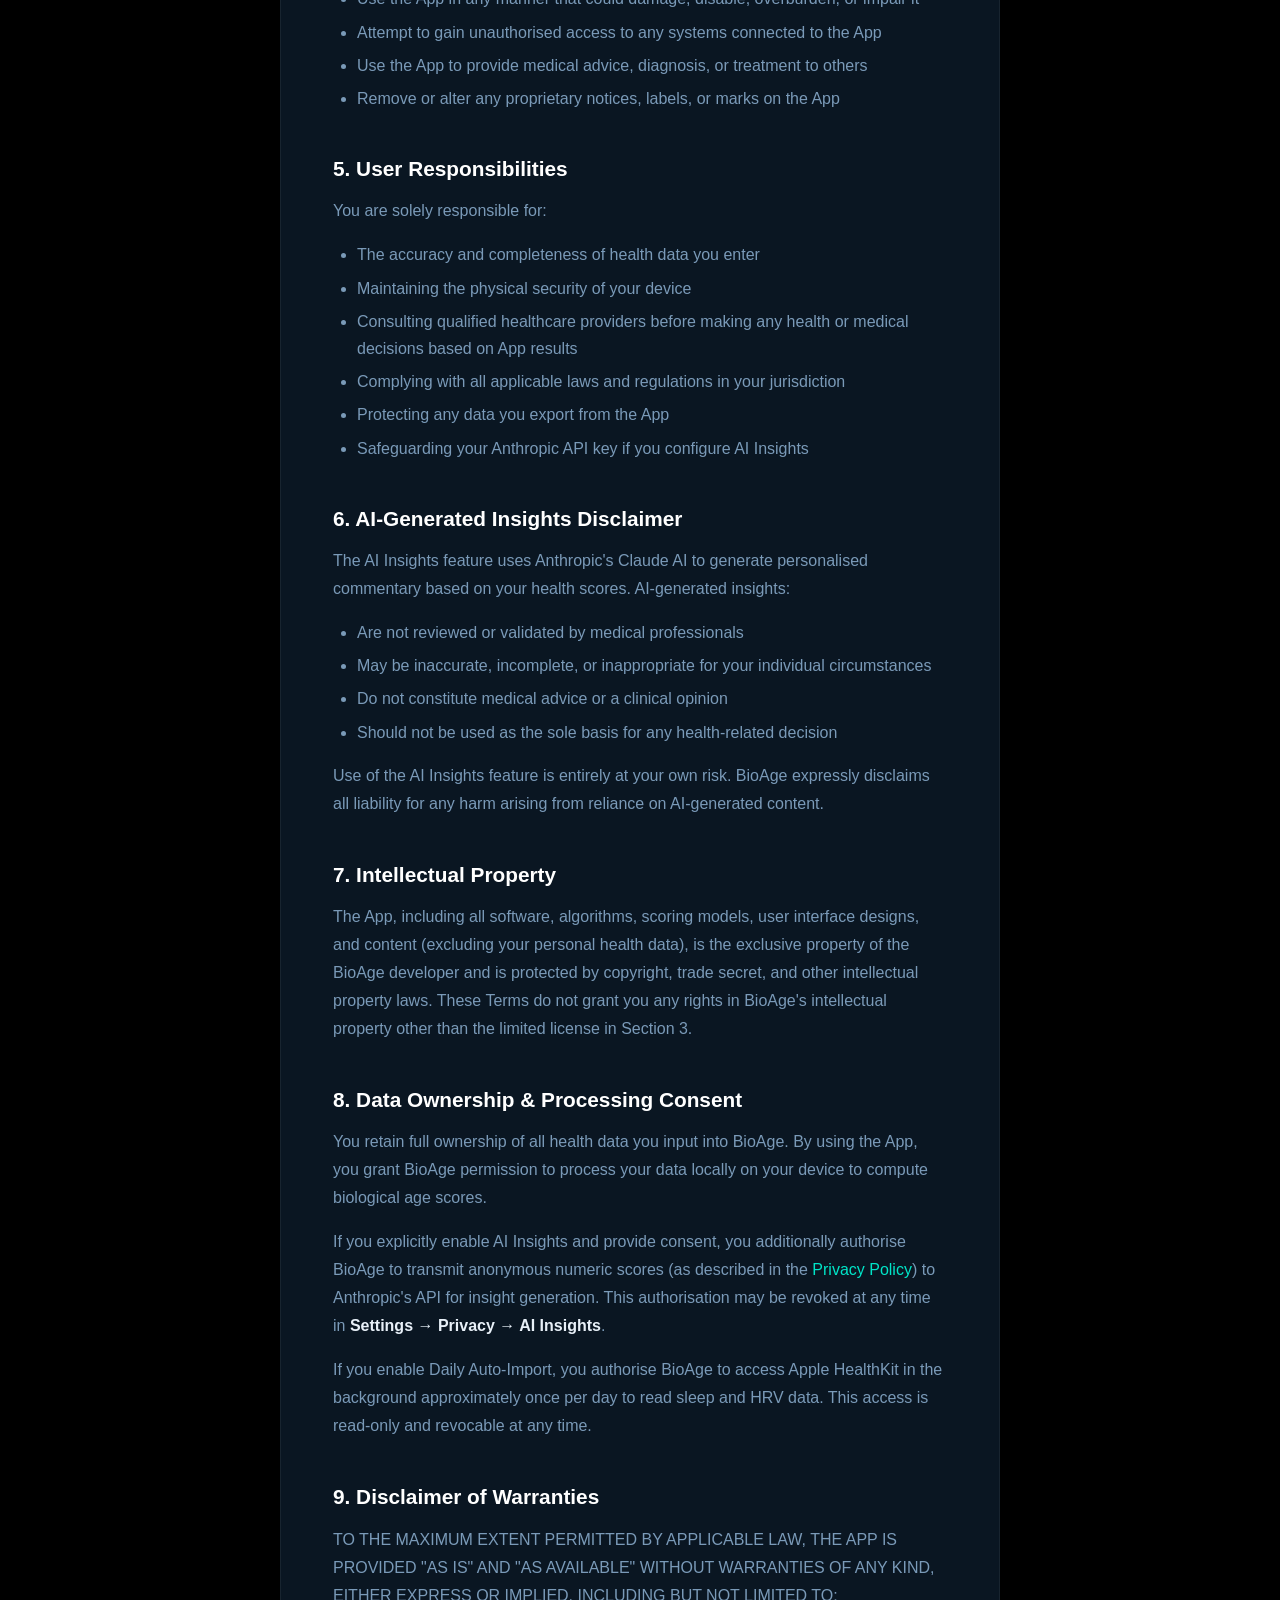
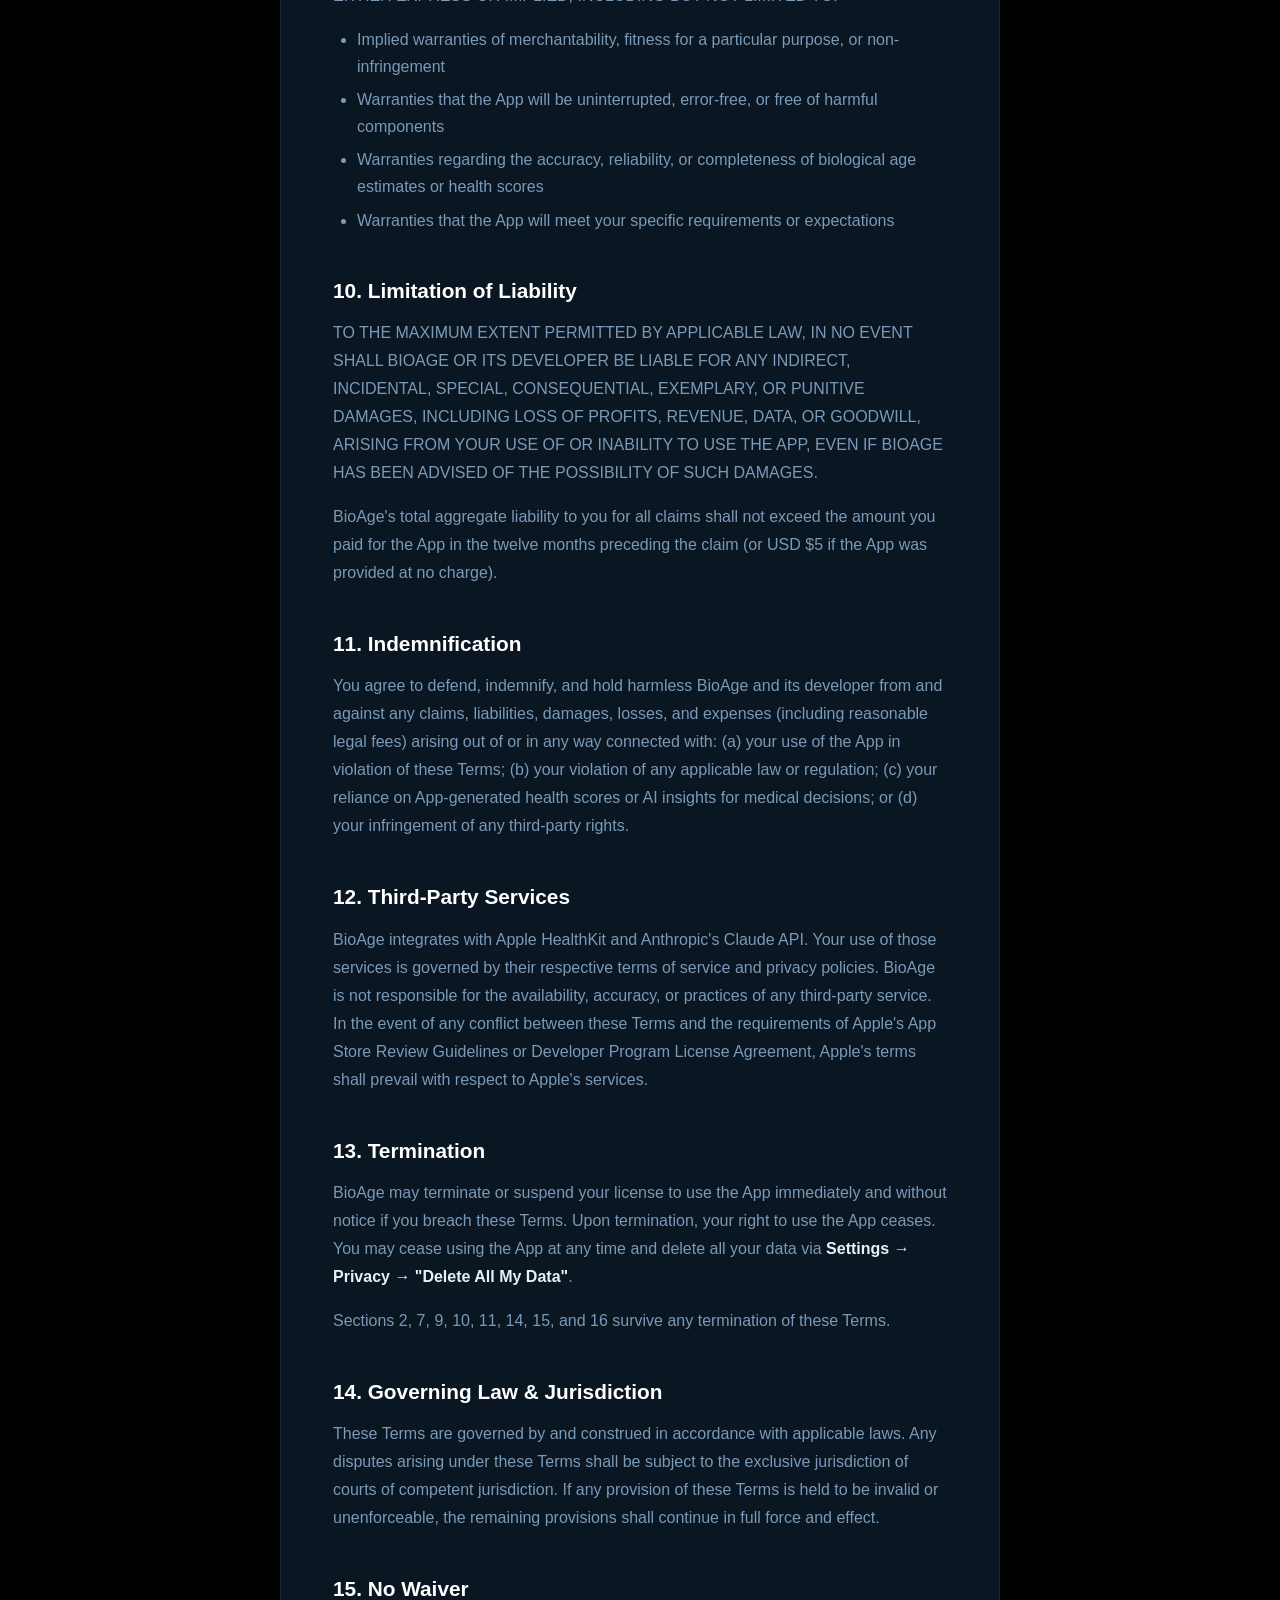
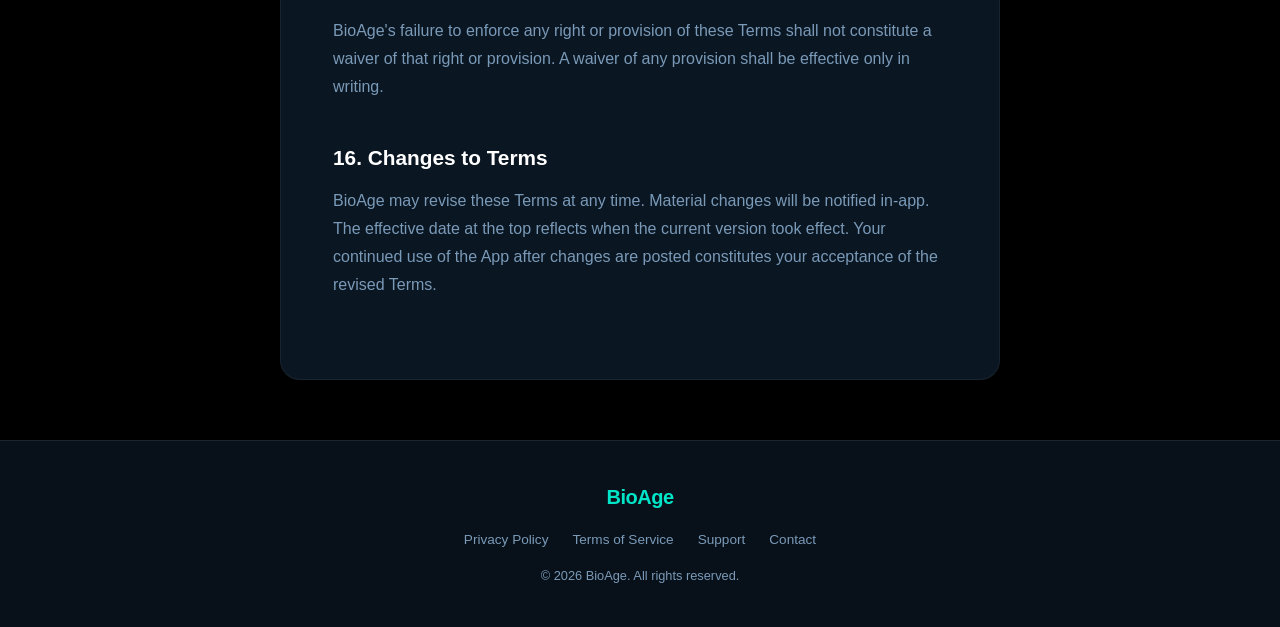
<file: terms.html>
<!DOCTYPE html>
<html lang="en">
<head>
  <meta charset="UTF-8" />
  <meta name="viewport" content="width=device-width, initial-scale=1.0" />
  <title>Terms of Service – BioAge</title>
  <link rel="stylesheet" href="assets/style.css" />
</head>
<body>

  <!-- WebGL animated background — fixed behind all page content -->
  <canvas id="bg-canvas" aria-hidden="true"></canvas>

  <nav class="nav">
    <div class="nav-inner">
      <a href="index.html" class="nav-logo">BioAge</a>
      <div class="nav-links">
        <a href="index.html#features">Features</a>
        <a href="support.html">Support</a>
        <a href="terms.html">Terms of Service</a>
        <a href="privacy.html">Privacy Policy</a>
      </div>
    </div>
  </nav>

  <main class="prose">
    <h1>Terms of Service</h1>
    <p class="updated">Effective Date: May 2026</p>

    <h2>1. Acceptance of Terms</h2>
    <p>By downloading, installing, or using BioAge ("the App"), you agree to be bound by these Terms of Service ("Terms"). If you do not agree to all of these Terms, you must not use the App. These Terms constitute a legally binding agreement between you and the developer of BioAge.</p>
    <p>BioAge is rated 9+ on the App Store. If you are under 13 years of age (or the applicable age of digital consent in your country), you must have your parent or guardian read and agree to these Terms on your behalf before using the App. By using the App on behalf of a minor, a parent or guardian represents that they have the authority to bind the minor to these Terms and accept full responsibility for the minor's use of the App.</p>

    <h2>2. Not a Medical Device — No Medical Advice</h2>
    <p>BioAge is a personal wellness tracking tool for informational and educational purposes only. It is <strong>NOT</strong> a medical device and has NOT been cleared or approved by the U.S. Food and Drug Administration (FDA), CE-marked under the EU Medical Device Regulation, or certified by any other health regulatory authority.</p>
    <p>BioAge does not:</p>
    <ul>
      <li>Provide medical diagnoses or clinical assessments</li>
      <li>Constitute the practice of medicine, nursing, or any other licensed health profession</li>
      <li>Replace professional medical advice, diagnosis, or treatment</li>
      <li>Predict, detect, or monitor any medical condition or disease</li>
    </ul>
    <p><strong>ALWAYS</strong> seek the advice of a qualified healthcare provider with questions you may have regarding a medical condition. <strong>NEVER</strong> disregard professional medical advice or delay seeking it because of information provided by this App. In a medical emergency, call emergency services immediately.</p>

    <h2>3. License Grant</h2>
    <p>Subject to these Terms, BioAge grants you a limited, non-exclusive, non-transferable, revocable license to install and use the App on Apple-branded devices that you own or control, solely for your personal, non-commercial wellness tracking purposes, in accordance with Apple's App Store Terms of Service.</p>

    <h2>4. Restrictions</h2>
    <p>You may not:</p>
    <ul>
      <li>Reverse engineer, decompile, disassemble, or attempt to derive source code from the App</li>
      <li>Use the App for commercial purposes or to provide health services to third parties</li>
      <li>Distribute, sublicense, rent, lease, or lend the App</li>
      <li>Use the App in any manner that could damage, disable, overburden, or impair it</li>
      <li>Attempt to gain unauthorised access to any systems connected to the App</li>
      <li>Use the App to provide medical advice, diagnosis, or treatment to others</li>
      <li>Remove or alter any proprietary notices, labels, or marks on the App</li>
    </ul>

    <h2>5. User Responsibilities</h2>
    <p>You are solely responsible for:</p>
    <ul>
      <li>The accuracy and completeness of health data you enter</li>
      <li>Maintaining the physical security of your device</li>
      <li>Consulting qualified healthcare providers before making any health or medical decisions based on App results</li>
      <li>Complying with all applicable laws and regulations in your jurisdiction</li>
      <li>Protecting any data you export from the App</li>
      <li>Safeguarding your Anthropic API key if you configure AI Insights</li>
    </ul>

    <h2>6. AI-Generated Insights Disclaimer</h2>
    <p>The AI Insights feature uses Anthropic's Claude AI to generate personalised commentary based on your health scores. AI-generated insights:</p>
    <ul>
      <li>Are not reviewed or validated by medical professionals</li>
      <li>May be inaccurate, incomplete, or inappropriate for your individual circumstances</li>
      <li>Do not constitute medical advice or a clinical opinion</li>
      <li>Should not be used as the sole basis for any health-related decision</li>
    </ul>
    <p>Use of the AI Insights feature is entirely at your own risk. BioAge expressly disclaims all liability for any harm arising from reliance on AI-generated content.</p>

    <h2>7. Intellectual Property</h2>
    <p>The App, including all software, algorithms, scoring models, user interface designs, and content (excluding your personal health data), is the exclusive property of the BioAge developer and is protected by copyright, trade secret, and other intellectual property laws. These Terms do not grant you any rights in BioAge's intellectual property other than the limited license in Section 3.</p>

    <h2>8. Data Ownership &amp; Processing Consent</h2>
    <p>You retain full ownership of all health data you input into BioAge. By using the App, you grant BioAge permission to process your data locally on your device to compute biological age scores.</p>
    <p>If you explicitly enable AI Insights and provide consent, you additionally authorise BioAge to transmit anonymous numeric scores (as described in the <a href="privacy.html">Privacy Policy</a>) to Anthropic's API for insight generation. This authorisation may be revoked at any time in <strong>Settings → Privacy → AI Insights</strong>.</p>
    <p>If you enable Daily Auto-Import, you authorise BioAge to access Apple HealthKit in the background approximately once per day to read sleep and HRV data. This access is read-only and revocable at any time.</p>

    <h2>9. Disclaimer of Warranties</h2>
    <p>TO THE MAXIMUM EXTENT PERMITTED BY APPLICABLE LAW, THE APP IS PROVIDED "AS IS" AND "AS AVAILABLE" WITHOUT WARRANTIES OF ANY KIND, EITHER EXPRESS OR IMPLIED, INCLUDING BUT NOT LIMITED TO:</p>
    <ul>
      <li>Implied warranties of merchantability, fitness for a particular purpose, or non-infringement</li>
      <li>Warranties that the App will be uninterrupted, error-free, or free of harmful components</li>
      <li>Warranties regarding the accuracy, reliability, or completeness of biological age estimates or health scores</li>
      <li>Warranties that the App will meet your specific requirements or expectations</li>
    </ul>

    <h2>10. Limitation of Liability</h2>
    <p>TO THE MAXIMUM EXTENT PERMITTED BY APPLICABLE LAW, IN NO EVENT SHALL BIOAGE OR ITS DEVELOPER BE LIABLE FOR ANY INDIRECT, INCIDENTAL, SPECIAL, CONSEQUENTIAL, EXEMPLARY, OR PUNITIVE DAMAGES, INCLUDING LOSS OF PROFITS, REVENUE, DATA, OR GOODWILL, ARISING FROM YOUR USE OF OR INABILITY TO USE THE APP, EVEN IF BIOAGE HAS BEEN ADVISED OF THE POSSIBILITY OF SUCH DAMAGES.</p>
    <p>BioAge's total aggregate liability to you for all claims shall not exceed the amount you paid for the App in the twelve months preceding the claim (or USD $5 if the App was provided at no charge).</p>

    <h2>11. Indemnification</h2>
    <p>You agree to defend, indemnify, and hold harmless BioAge and its developer from and against any claims, liabilities, damages, losses, and expenses (including reasonable legal fees) arising out of or in any way connected with: (a) your use of the App in violation of these Terms; (b) your violation of any applicable law or regulation; (c) your reliance on App-generated health scores or AI insights for medical decisions; or (d) your infringement of any third-party rights.</p>

    <h2>12. Third-Party Services</h2>
    <p>BioAge integrates with Apple HealthKit and Anthropic's Claude API. Your use of those services is governed by their respective terms of service and privacy policies. BioAge is not responsible for the availability, accuracy, or practices of any third-party service. In the event of any conflict between these Terms and the requirements of Apple's App Store Review Guidelines or Developer Program License Agreement, Apple's terms shall prevail with respect to Apple's services.</p>

    <h2>13. Termination</h2>
    <p>BioAge may terminate or suspend your license to use the App immediately and without notice if you breach these Terms. Upon termination, your right to use the App ceases. You may cease using the App at any time and delete all your data via <strong>Settings → Privacy → "Delete All My Data"</strong>.</p>
    <p>Sections 2, 7, 9, 10, 11, 14, 15, and 16 survive any termination of these Terms.</p>

    <h2>14. Governing Law &amp; Jurisdiction</h2>
    <p>These Terms are governed by and construed in accordance with applicable laws. Any disputes arising under these Terms shall be subject to the exclusive jurisdiction of courts of competent jurisdiction. If any provision of these Terms is held to be invalid or unenforceable, the remaining provisions shall continue in full force and effect.</p>

    <h2>15. No Waiver</h2>
    <p>BioAge's failure to enforce any right or provision of these Terms shall not constitute a waiver of that right or provision. A waiver of any provision shall be effective only in writing.</p>

    <h2>16. Changes to Terms</h2>
    <p>BioAge may revise these Terms at any time. Material changes will be notified in-app. The effective date at the top reflects when the current version took effect. Your continued use of the App after changes are posted constitutes your acceptance of the revised Terms.</p>
  </main>

  <footer class="footer">
    <div class="footer-inner">
      <a href="index.html" class="nav-logo">BioAge</a>
      <div class="footer-links">
        <a href="privacy.html">Privacy Policy</a>
        <a href="terms.html">Terms of Service</a>
        <a href="support.html">Support</a>
        <a href="mailto:support.bioage@gmail.com">Contact</a>
      </div>
      <p class="footer-copy">© 2026 BioAge. All rights reserved.</p>
    </div>
  </footer>

  <script src="assets/shader.js"></script>
</body>
</html>
</file>
<file: assets/style.css>
/* ─── Reset & Base ─────────────────────────────────────── */
*, *::before, *::after { box-sizing: border-box; margin: 0; padding: 0; }

:root {
  --bg:        #0d1b2a;
  --bg2:       #112233;
  --bg3:       #0a1520;
  --teal:      #00e5c8;
  --amber:     #ffb347;
  --teal-dim:  rgba(0, 229, 200, 0.12);
  --text:      #e8f0f8;
  --muted:     #7a9ab8;
  --card:      rgba(255,255,255,0.05);
  --border:    rgba(255,255,255,0.08);
  --radius:    16px;
  --font:      -apple-system, BlinkMacSystemFont, "Segoe UI", sans-serif;

  /* Semi-transparent section backgrounds — let the shader show through */
  --sec-a:  rgba(13,  27,  42,  0.78);   /* features, how-it-works, privacy */
  --sec-b:  rgba(10,  21,  32,  0.82);   /* screenshots, footer */
  --sec-c:  rgba(17,  34,  51,  0.78);   /* watch */
}

html { scroll-behavior: smooth; }

body {
  /* Fallback colour if WebGL canvas doesn't load — black matches the shader background */
  background: #000;
  color: var(--text);
  font-family: var(--font);
  font-size: 16px;
  line-height: 1.6;
  -webkit-font-smoothing: antialiased;
}

/* ─── Fixed WebGL background canvas ────────────────────── */
#bg-canvas {
  position: fixed;
  top: 0; left: 0;
  width: 100vw; height: 100vh;
  z-index: -1;
  display: block;
  pointer-events: none;
}

a { color: var(--teal); text-decoration: none; }
a:hover { text-decoration: underline; }

/* ─── Nav ──────────────────────────────────────────────── */
.nav {
  position: fixed;
  top: 0;
  left: 0;
  right: 0;
  z-index: 200;
  background: rgba(13, 27, 42, 0.75);
  backdrop-filter: blur(16px);
  -webkit-backdrop-filter: blur(16px);
  border-bottom: 1px solid rgba(0, 229, 200, 0.1);
  transition: background 0.3s;
}
.nav-inner {
  max-width: 1100px;
  margin: 0 auto;
  padding: 0 24px;
  height: 60px;
  display: flex;
  align-items: center;
  justify-content: space-between;
}
.nav-logo {
  font-size: 1.25rem;
  font-weight: 700;
  color: var(--teal);
  letter-spacing: -0.5px;
  text-decoration: none;
}
.nav-logo:hover { text-decoration: none; opacity: 0.85; }
.nav-links { display: flex; gap: 28px; }
.nav-links a { color: var(--muted); font-size: 0.9rem; transition: color 0.2s; }
.nav-links a:hover { color: var(--text); text-decoration: none; }

/* ─── Hero ─────────────────────────────────────────────── */
.hero {
  position: relative;
  min-height: 100vh;
  display: flex;
  align-items: center;
  /* Transparent — the fixed #bg-canvas shows through */
  background: transparent;
}

/* Gradient overlay — darkens left/text side, smooth bottom transition */
.hero-overlay {
  position: absolute;
  inset: 0;
  pointer-events: none;
  background:
    linear-gradient(
      to right,
      rgba(0, 0, 0, 0.82) 0%,
      rgba(0, 0, 0, 0.55) 38%,
      rgba(0, 0, 0, 0.15) 62%,
      transparent 100%
    ),
    linear-gradient(
      to top,
      var(--sec-a) 0%,
      transparent 16%
    );
}

/* Content wrapper */
.hero-inner {
  position: relative;
  z-index: 1;
  width: 100%;
  max-width: 1100px;
  margin: 0 auto;
  padding: 100px 24px 80px;
  display: flex;
  align-items: center;
  gap: 60px;
}

.hero-eyebrow {
  font-size: 0.75rem;
  font-weight: 700;
  text-transform: uppercase;
  letter-spacing: 2px;
  color: var(--teal);
  margin-bottom: 20px;
  opacity: 0.9;
}

.hero-text { flex: 1; }
.hero-text h1 {
  font-size: clamp(2.6rem, 5.5vw, 4.2rem);
  font-weight: 800;
  line-height: 1.08;
  letter-spacing: -2px;
  color: #fff;
  margin-bottom: 22px;
}
.hero-sub {
  font-size: 1.15rem;
  color: rgba(232, 240, 248, 0.72);
  max-width: 440px;
  margin-bottom: 40px;
  line-height: 1.75;
}

.btn-appstore img { height: 52px; }
.btn-appstore:hover { opacity: 0.85; }

/* Phone images + teal glow behind them */
.hero-phones {
  flex: 0 0 auto;
  position: relative;
  width: 340px;
  height: 520px;
}

/* Radial teal glow — shader bleeds through this */
.hero-phones-glow {
  position: absolute;
  inset: -60px;
  background: radial-gradient(
    ellipse at center,
    rgba(0, 229, 200, 0.18) 0%,
    rgba(255, 179, 71, 0.06) 50%,
    transparent 75%
  );
  z-index: 0;
  pointer-events: none;
}

.phone {
  position: absolute;
  border-radius: 36px;
  box-shadow: 0 32px 80px rgba(0, 0, 0, 0.65),
              0 0 0 1px rgba(255,255,255,0.06);
  z-index: 1;
}
.phone-main {
  width: 220px;
  left: 60px;
  top: 0;
  z-index: 2;
}
.phone-back {
  width: 200px;
  left: 0;
  top: 60px;
  z-index: 1;
  opacity: 0.55;
  filter: blur(1px);
}

/* Subtle scroll hint chevron */
.hero-scroll-hint {
  position: absolute;
  bottom: 28px;
  left: 50%;
  transform: translateX(-50%);
  z-index: 2;
  opacity: 0.4;
}
.hero-scroll-hint span {
  display: block;
  width: 20px;
  height: 20px;
  border-right: 2px solid var(--teal);
  border-bottom: 2px solid var(--teal);
  transform: rotate(45deg);
  animation: scrollBounce 1.8s ease-in-out infinite;
}
@keyframes scrollBounce {
  0%, 100% { transform: rotate(45deg) translateY(0); opacity: 0.6; }
  50%       { transform: rotate(45deg) translateY(6px); opacity: 1; }
}

/* ─── Features ─────────────────────────────────────────── */
.features {
  background: var(--sec-a);
  backdrop-filter: blur(8px);
  -webkit-backdrop-filter: blur(8px);
  padding: 100px 24px;
}
.features-inner {
  max-width: 1100px;
  margin: 0 auto;
}
.features h2, .screenshots h2 {
  text-align: center;
  font-size: clamp(1.6rem, 3vw, 2.2rem);
  font-weight: 700;
  letter-spacing: -0.5px;
  margin-bottom: 52px;
  color: #fff;
}
.features-grid {
  display: grid;
  grid-template-columns: repeat(auto-fit, minmax(280px, 1fr));
  gap: 20px;
}
.feature-card {
  background: var(--card);
  border: 1px solid var(--border);
  border-radius: var(--radius);
  padding: 28px;
  transition: border-color 0.25s, background 0.25s, transform 0.25s;
}
.feature-card:hover {
  border-color: var(--teal);
  background: var(--teal-dim);
  transform: translateY(-3px);
}
.feature-icon { font-size: 2rem; margin-bottom: 12px; }
.feature-card h3 { font-size: 1.05rem; font-weight: 600; margin-bottom: 8px; color: #fff; }
.feature-card p { color: var(--muted); font-size: 0.9rem; line-height: 1.65; }

/* ─── Screenshots ──────────────────────────────────────── */
.screenshots {
  padding: 100px 24px;
  background: var(--sec-b);
  backdrop-filter: blur(8px);
  -webkit-backdrop-filter: blur(8px);
}
.screenshots-row {
  display: flex;
  gap: 24px;
  justify-content: center;
  flex-wrap: wrap;
  max-width: 1100px;
  margin: 0 auto;
}
.screenshots-row figure {
  display: flex;
  flex-direction: column;
  align-items: center;
  gap: 12px;
}
.screenshots-row img {
  width: 160px;
  border-radius: 24px;
  box-shadow: 0 16px 48px rgba(0,0,0,0.55),
              0 0 0 1px rgba(255,255,255,0.05);
  transition: transform 0.25s, box-shadow 0.25s;
}
.screenshots-row img:hover {
  transform: translateY(-8px);
  box-shadow: 0 28px 64px rgba(0,0,0,0.65),
              0 0 24px rgba(0, 229, 200, 0.12);
}
.screenshots-row figcaption {
  font-size: 0.8rem;
  color: var(--muted);
  text-align: center;
}

/* ─── Privacy Section ──────────────────────────────────── */
.privacy-section {
  background: var(--sec-a);
  backdrop-filter: blur(8px);
  -webkit-backdrop-filter: blur(8px);
  padding: 100px 24px;
}
.privacy-inner {
  max-width: 680px;
  margin: 0 auto;
  text-align: center;
}
.privacy-icon { font-size: 3rem; margin-bottom: 16px; }
.privacy-inner h2 {
  font-size: clamp(1.6rem, 3vw, 2.2rem);
  font-weight: 700;
  margin-bottom: 28px;
  color: #fff;
}
.privacy-list {
  list-style: none;
  text-align: left;
  display: inline-block;
  margin-bottom: 36px;
}
.privacy-list li {
  color: var(--muted);
  padding: 7px 0 7px 28px;
  position: relative;
  font-size: 0.95rem;
}
.privacy-list li::before {
  content: "✓";
  position: absolute;
  left: 0;
  color: var(--teal);
  font-weight: 700;
}
.btn-outline {
  display: inline-block;
  border: 1.5px solid var(--teal);
  color: var(--teal);
  padding: 12px 28px;
  border-radius: 50px;
  font-size: 0.9rem;
  font-weight: 600;
  transition: background 0.2s, color 0.2s;
}
.btn-outline:hover {
  background: var(--teal);
  color: var(--bg);
  text-decoration: none;
}

/* ─── Footer ───────────────────────────────────────────── */
.footer {
  background: var(--sec-b);
  backdrop-filter: blur(8px);
  -webkit-backdrop-filter: blur(8px);
  border-top: 1px solid var(--border);
  padding: 40px 24px;
}
.footer-inner {
  max-width: 1100px;
  margin: 0 auto;
  display: flex;
  flex-direction: column;
  align-items: center;
  gap: 16px;
  text-align: center;
}
.footer-links { display: flex; gap: 24px; flex-wrap: wrap; justify-content: center; }
.footer-links a { color: var(--muted); font-size: 0.85rem; }
.footer-links a:hover { color: var(--text); text-decoration: none; }
.footer-copy { color: var(--muted); font-size: 0.8rem; }

/* ─── Prose (Privacy + Support pages) ─────────────────── */
.prose {
  max-width: 720px;
  margin: 60px auto;
  padding: 48px 52px 64px;
  background: rgba(13, 27, 42, 0.82);
  backdrop-filter: blur(12px);
  -webkit-backdrop-filter: blur(12px);
  border-radius: 20px;
  border: 1px solid rgba(255, 255, 255, 0.06);
}
.prose h1 {
  font-size: 2.4rem;
  font-weight: 800;
  letter-spacing: -1px;
  color: #fff;
  margin-bottom: 8px;
}
.prose .updated {
  color: var(--muted);
  font-size: 0.9rem;
  margin-bottom: 48px;
}
.prose h2 {
  font-size: 1.3rem;
  font-weight: 700;
  color: #fff;
  margin: 40px 0 12px;
}
.prose p { color: var(--muted); margin-bottom: 16px; line-height: 1.75; }
.prose ul {
  color: var(--muted);
  padding-left: 24px;
  margin-bottom: 16px;
}
.prose ul li { margin-bottom: 6px; line-height: 1.7; }
.prose a { color: var(--teal); }
.prose strong { color: var(--text); }

/* FAQ */
.faq { margin: 0 0 40px; }
.faq-item {
  border: 1px solid var(--border);
  border-radius: var(--radius);
  padding: 24px;
  margin-bottom: 12px;
  background: var(--card);
}
.faq-item h3 { font-size: 1rem; font-weight: 600; color: #fff; margin-bottom: 10px; }
.faq-item p { color: var(--muted); font-size: 0.9rem; margin: 0; }
.faq-item a { color: var(--teal); }

/* ─── How It Works ─────────────────────────────────────── */
.how-it-works {
  background: var(--sec-a);
  backdrop-filter: blur(8px);
  -webkit-backdrop-filter: blur(8px);
  padding: 100px 24px;
}
.how-inner {
  max-width: 1100px;
  margin: 0 auto;
  text-align: center;
}
.how-inner h2 {
  font-size: clamp(1.6rem, 3vw, 2.2rem);
  font-weight: 700;
  letter-spacing: -0.5px;
  margin-bottom: 16px;
  color: #fff;
}
.how-sub {
  color: var(--muted);
  font-size: 1rem;
  max-width: 640px;
  margin: 0 auto 52px;
  line-height: 1.75;
}
.pillars-grid {
  display: grid;
  grid-template-columns: repeat(4, 1fr);
  gap: 16px;
  margin-bottom: 28px;
}
.pillar-card {
  background: var(--card);
  border: 1px solid var(--border);
  border-radius: var(--radius);
  padding: 24px 20px;
  text-align: left;
  position: relative;
  transition: border-color 0.25s, background 0.25s, transform 0.25s;
}
.pillar-card:hover {
  border-color: var(--teal);
  background: var(--teal-dim);
  transform: translateY(-3px);
}
.pillar-card-bonus {
  border-color: rgba(0, 229, 200, 0.2);
  background: rgba(0, 229, 200, 0.03);
}
.pillar-weight {
  display: inline-block;
  background: var(--teal);
  color: var(--bg);
  font-size: 0.72rem;
  font-weight: 800;
  letter-spacing: 0.5px;
  padding: 3px 10px;
  border-radius: 50px;
  margin-bottom: 14px;
  text-transform: uppercase;
}
.pillar-weight-bonus {
  background: rgba(0, 229, 200, 0.18);
  color: var(--teal);
}
.pillar-icon { font-size: 1.6rem; margin-bottom: 8px; }
.pillar-card h4 {
  font-size: 0.95rem;
  font-weight: 700;
  color: #fff;
  margin-bottom: 8px;
}
.pillar-card p {
  color: var(--muted);
  font-size: 0.82rem;
  line-height: 1.58;
}
.how-footnote {
  color: var(--muted);
  font-size: 0.85rem;
  max-width: 640px;
  margin: 0 auto;
  line-height: 1.65;
}

/* ─── Radial Orbital Timeline ───────────────────────────── */
.orbital-wrap {
  display: flex;
  justify-content: center;
  margin: 48px 0 12px;
  /* scale down on smaller screens via CSS var */
  --orb-scale: 1;
  transform: scale(var(--orb-scale));
  transform-origin: center top;
}

.orbital-container {
  position: relative;
  width:  560px;
  height: 560px;
  flex-shrink: 0;
}

/* Orbit track ring */
.orb-ring {
  position: absolute;
  width:  400px;   /* diameter = RADIUS * 2 */
  height: 400px;
  top:  50%; left: 50%;
  transform: translate(-50%, -50%);
  border-radius: 50%;
  border: 1px dashed rgba(255, 255, 255, 0.12);
  pointer-events: none;
}

/* Centre sphere */
.orb-centre {
  position: absolute;
  top: 50%; left: 50%;
  transform: translate(-50%, -50%);
  width:  72px;
  height: 72px;
  display: flex;
  align-items: center;
  justify-content: center;
  z-index: 10;
}

.orb-ping {
  position: absolute;
  border-radius: 50%;
  border: 1px solid rgba(0, 229, 200, 0.25);
  animation: orbPing 2.4s ease-out infinite;
}
.orb-ping-1 { width: 88px;  height: 88px;  animation-delay: 0s; }
.orb-ping-2 { width: 108px; height: 108px; animation-delay: 1.2s; }

@keyframes orbPing {
  0%   { opacity: 0.7; transform: scale(0.85); }
  100% { opacity: 0;   transform: scale(1.15); }
}

.orb-core {
  width:  64px;
  height: 64px;
  border-radius: 50%;
  background: radial-gradient(circle at 35% 35%, #00E5CC, #0066cc, #0D1B2A);
  box-shadow: 0 0 24px rgba(0, 229, 200, 0.4), 0 0 48px rgba(0, 102, 204, 0.25);
  display: flex;
  align-items: center;
  justify-content: center;
  z-index: 1;
}

.orb-core-text {
  font-size: 0.6rem;
  font-weight: 800;
  letter-spacing: 0.04em;
  color: #fff;
  text-transform: uppercase;
}

/* Orbital nodes */
.orb-node {
  position: absolute;
  /*
   * Translate X by -50% to centre horizontally.
   * Translate Y by -22px = half of the 44px bubble height,
   * so the BUBBLE CENTRE sits exactly on the orbit track —
   * the label hangs below/outside the circle naturally.
   */
  transform: translate(-50%, -22px);
  display: flex;
  flex-direction: column;
  align-items: center;
  gap: 5px;
  cursor: pointer;
  transition: opacity 0.3s;
}

.orb-node-bubble {
  width:  44px;
  height: 44px;
  border-radius: 50%;
  background: rgba(255, 255, 255, 0.06);
  border: 1.5px solid rgba(255, 255, 255, 0.25);
  display: flex;
  align-items: center;
  justify-content: center;
  font-size: 1.25rem;
  transition: transform 0.25s, border-color 0.25s, background 0.25s,
              box-shadow 0.25s;
}

.orb-node-label {
  display: flex;
  flex-direction: column;
  align-items: center;
  gap: 1px;
  pointer-events: none;
}

.orb-node-name {
  font-size: 0.62rem;
  font-weight: 600;
  color: rgba(255, 255, 255, 0.75);
  white-space: nowrap;
  letter-spacing: 0.01em;
}

.orb-node-wt {
  font-size: 0.56rem;
  font-weight: 700;
  color: var(--teal);
  letter-spacing: 0.03em;
}

/* Active node */
.orb-node--active .orb-node-bubble {
  transform: scale(1.4);
  background: #fff;
  border-color: #fff;
  box-shadow: 0 0 20px rgba(255, 255, 255, 0.5);
}
.orb-node--active .orb-node-name { color: #fff; }

/* Related (connected) nodes */
.orb-node--related .orb-node-bubble {
  border-color: var(--teal);
  background: rgba(0, 229, 200, 0.12);
  animation: nodeRelatedPulse 1.4s ease-in-out infinite;
}
.orb-node--related .orb-node-name { color: var(--teal); }

@keyframes nodeRelatedPulse {
  0%, 100% { box-shadow: 0 0 0 0 rgba(0, 229, 200, 0.4); }
  50%       { box-shadow: 0 0 0 8px rgba(0, 229, 200, 0);  }
}

/* Info card — centred over the orbit */
.orb-card {
  position: absolute;
  top:  50%;
  left: 50%;
  transform: translate(-50%, -50%);
  width: 200px;
  background: rgba(5, 12, 22, 0.92);
  backdrop-filter: blur(16px);
  -webkit-backdrop-filter: blur(16px);
  border: 1px solid rgba(0, 229, 200, 0.2);
  border-radius: 16px;
  padding: 20px 18px 16px;
  z-index: 200;
  box-shadow: 0 8px 40px rgba(0, 0, 0, 0.6), 0 0 0 1px rgba(255,255,255,0.04);
  animation: cardIn 0.2s ease;
}

@keyframes cardIn {
  from { opacity: 0; transform: translate(-50%, -50%) scale(0.92); }
  to   { opacity: 1; transform: translate(-50%, -50%) scale(1); }
}

.orb-card-close {
  position: absolute;
  top: 10px; right: 12px;
  background: none;
  border: none;
  color: rgba(255,255,255,0.4);
  font-size: 0.8rem;
  cursor: pointer;
  line-height: 1;
  padding: 2px 4px;
  transition: color 0.2s;
}
.orb-card-close:hover { color: #fff; }

.orb-card-icon  { font-size: 2rem; line-height: 1; margin-bottom: 4px; }

.orb-card-weight {
  display: inline-block;
  font-size: 0.6rem;
  font-weight: 800;
  letter-spacing: 0.08em;
  color: var(--teal);
  background: rgba(0, 229, 200, 0.1);
  border: 1px solid rgba(0, 229, 200, 0.25);
  border-radius: 99px;
  padding: 2px 8px;
  margin-bottom: 8px;
  text-transform: uppercase;
}

.orb-card-title {
  font-size: 0.95rem;
  font-weight: 700;
  color: #fff;
  margin: 0 0 8px;
}

.orb-card-desc {
  font-size: 0.72rem;
  color: rgba(255, 255, 255, 0.65);
  line-height: 1.55;
  margin: 0 0 12px;
}

.orb-card-related {
  display: flex;
  flex-wrap: wrap;
  gap: 4px;
  align-items: center;
}

.orb-related-label {
  font-size: 0.58rem;
  font-weight: 600;
  color: rgba(255, 255, 255, 0.35);
  text-transform: uppercase;
  letter-spacing: 0.06em;
  width: 100%;
}

.orb-tag {
  font-size: 0.6rem;
  background: rgba(255, 255, 255, 0.07);
  border: 1px solid rgba(255, 255, 255, 0.12);
  border-radius: 99px;
  padding: 2px 8px;
  color: rgba(255, 255, 255, 0.6);
  white-space: nowrap;
}

/* Hint text below orbital */
.orbital-hint {
  text-align: center;
  font-size: 0.75rem;
  color: var(--muted);
  margin: 0 0 8px;
  letter-spacing: 0.03em;
}

/* ─── Apple Watch Section ───────────────────────────────── */
.watch-section {
  background: var(--sec-c);
  backdrop-filter: blur(8px);
  -webkit-backdrop-filter: blur(8px);
  padding: 100px 24px;
}
.watch-inner {
  max-width: 1100px;
  margin: 0 auto;
  display: flex;
  align-items: center;
  gap: 80px;
}
.watch-eyebrow {
  font-size: 0.75rem;
  font-weight: 700;
  text-transform: uppercase;
  letter-spacing: 2px;
  color: var(--teal);
  margin-bottom: 16px;
}
.watch-text { flex: 1; }
.watch-text h2 {
  font-size: clamp(1.8rem, 3.5vw, 2.6rem);
  font-weight: 800;
  letter-spacing: -1px;
  color: #fff;
  line-height: 1.15;
  margin-bottom: 20px;
}
.watch-text p {
  color: var(--muted);
  font-size: 1rem;
  line-height: 1.75;
  max-width: 460px;
  margin-bottom: 32px;
}
.watch-list {
  list-style: none;
  display: flex;
  flex-direction: column;
  gap: 18px;
}
.watch-list li {
  display: flex;
  align-items: flex-start;
  gap: 14px;
  color: var(--muted);
  font-size: 0.95rem;
  line-height: 1.5;
}
.watch-bullet {
  font-size: 1.2rem;
  flex-shrink: 0;
  margin-top: 1px;
}
.watch-list strong { color: var(--text); }

.watch-visual {
  flex: 0 0 auto;
  display: flex;
  align-items: center;
  justify-content: center;
}

/* Animated teal ring badge */
.watch-badge-wrap {
  position: relative;
  width: 200px;
  height: 200px;
  display: flex;
  flex-direction: column;
  align-items: center;
  justify-content: center;
  gap: 6px;
}
.watch-badge-ring {
  position: absolute;
  inset: 0;
  border-radius: 50%;
  border: 1.5px solid var(--teal);
  background: var(--teal-dim);
  /* Slow pulse to match the calm shader animation */
  animation: ringPulse 4s ease-in-out infinite;
}
.watch-badge-ring::after {
  content: '';
  position: absolute;
  inset: -12px;
  border-radius: 50%;
  border: 1px solid rgba(0, 229, 200, 0.2);
  animation: ringPulse 4s ease-in-out infinite 2s;
}
@keyframes ringPulse {
  0%, 100% { opacity: 0.6; transform: scale(1); }
  50%       { opacity: 1;   transform: scale(1.03); }
}
.watch-badge-icon {
  position: relative;
  font-size: 3rem;
  z-index: 1;
}
.watch-badge-label {
  position: relative;
  font-size: 0.9rem;
  font-weight: 700;
  color: #fff;
  z-index: 1;
}
.watch-badge-sub {
  position: relative;
  font-size: 0.75rem;
  color: var(--teal);
  text-align: center;
  z-index: 1;
}

/* ═══════════════════════════════════════════════════════════
   PREMIUM ANIMATION LAYER
   Ported from 21st.dev components (magicui, aceternity) to
   pure vanilla CSS — no Tailwind, no Framer Motion.
═══════════════════════════════════════════════════════════ */

/* ── 1. Eyebrow pill shine sweep ─────────────────────────── */
.hero-eyebrow {
  position: relative;
  overflow: hidden;
}
.eyebrow-dot {
  display: inline-block;
  width:  6px;
  height: 6px;
  border-radius: 50%;
  background: var(--teal);
  box-shadow: 0 0 8px var(--teal);
  margin-right: 6px;
  vertical-align: middle;
  animation: dotPulse 2s ease-in-out infinite;
}
@keyframes dotPulse {
  0%, 100% { opacity: 1;   transform: scale(1);    }
  50%       { opacity: 0.5; transform: scale(0.75); }
}
.hero-eyebrow::after {
  content: '';
  position: absolute;
  top: 0; left: -80%;
  width: 60%;
  height: 100%;
  background: linear-gradient(90deg, transparent, rgba(255,255,255,0.35), transparent);
  animation: eyebrowShine 5s ease-in-out infinite;
  pointer-events: none;
}
@keyframes eyebrowShine {
  0%, 35%  { left: -80%;  }
  65%, 100% { left: 140%; }
}

/* ── 2. Word rotate (hero h1) ────────────────────────────── */
#hero-word-rotate {
  display: inline-block;
  /* Animated gradient: teal → violet → amber */
  background: linear-gradient(90deg, #00E5CC, #a78bfa, #FFB347, #00E5CC);
  background-size: 300% 100%;
  -webkit-background-clip: text;
  -webkit-text-fill-color: transparent;
  background-clip: text;
  animation: gradientFlow 6s linear infinite;
}
@keyframes gradientFlow {
  to { background-position: -300% 0; }
}
.word-exit {
  animation: wordSlideOut 0.35s ease forwards !important;
}
.word-enter {
  animation: wordSlideIn 0.45s ease forwards !important;
}
@keyframes wordSlideOut {
  from { opacity: 1; transform: translateY(0);    }
  to   { opacity: 0; transform: translateY(24px); }
}
@keyframes wordSlideIn {
  from { opacity: 0; transform: translateY(-24px); }
  to   { opacity: 1; transform: translateY(0);     }
}
/* Gradient text utility */
.gradient-text {
  background: linear-gradient(90deg, #00E5CC, #a78bfa, #FFB347);
  background-size: 200% 100%;
  -webkit-background-clip: text;
  -webkit-text-fill-color: transparent;
  background-clip: text;
  animation: gradientFlow 6s linear infinite;
}

/* ── 3. Stats strip ──────────────────────────────────────── */
.stats-strip {
  background: rgba(0, 0, 0, 0.55);
  backdrop-filter: blur(20px);
  -webkit-backdrop-filter: blur(20px);
  border-top:    1px solid rgba(255, 255, 255, 0.04);
  border-bottom: 1px solid rgba(255, 255, 255, 0.04);
  padding: 40px 24px;
  position: relative;
  z-index: 1;
}
.stats-inner {
  max-width: 900px;
  margin: 0 auto;
  display: flex;
  align-items: center;
  justify-content: space-between;
  gap: 0;
}
.stat-item {
  display: flex;
  flex-direction: column;
  align-items: center;
  gap: 6px;
  flex: 1;
}
.stat-num {
  font-size: clamp(2.2rem, 4vw, 3.2rem);
  font-weight: 900;
  letter-spacing: -2px;
  line-height: 1;
  /* Gradient number colour */
  background: linear-gradient(135deg, #fff 30%, rgba(255,255,255,0.55));
  -webkit-background-clip: text;
  -webkit-text-fill-color: transparent;
  background-clip: text;
  font-variant-numeric: tabular-nums;
}
.stat-label {
  font-size: 0.68rem;
  font-weight: 600;
  text-transform: uppercase;
  letter-spacing: 0.1em;
  color: var(--muted);
  text-align: center;
  line-height: 1.4;
}
.stat-divider {
  width: 1px;
  height: 48px;
  background: linear-gradient(to bottom, transparent, rgba(255,255,255,0.12), transparent);
  flex-shrink: 0;
}

/* ── 4. Blur-fade scroll reveal ──────────────────────────── */
.blur-fade {
  opacity: 0;
  transform: translateY(20px);
  filter: blur(8px);
  transition: opacity 0.65s ease, transform 0.65s ease, filter 0.65s ease;
  will-change: opacity, transform, filter;
}
.blur-fade--in {
  opacity: 1;
  transform: translateY(0);
  filter: blur(0px);
}

/* ── 5. Shine border on feature cards (CSS @property) ───── */
@property --shine-angle {
  syntax: '<angle>';
  initial-value: 0deg;
  inherits: false;
}
.shine-card {
  position: relative;
  isolation: isolate;
}
.shine-card::before {
  content: '';
  position: absolute;
  inset: -1px;
  border-radius: inherit;
  background: conic-gradient(
    from var(--shine-angle),
    transparent      0deg,
    rgba(0,229,200,0.6) 45deg,
    rgba(167,139,250,0.5) 90deg,
    transparent      135deg
  );
  opacity: 0;
  transition: opacity 0.35s ease;
  z-index: -1;
  animation: shineSpin 3s linear infinite paused;
}
.shine-card:hover::before {
  opacity: 1;
  animation-play-state: running;
}
@keyframes shineSpin {
  to { --shine-angle: 360deg; }
}
/* Inner fill so the card face stays opaque */
.shine-card::after {
  content: '';
  position: absolute;
  inset: 1px;
  border-radius: calc(var(--card-radius, 16px) - 1px);
  background: inherit;
  z-index: -1;
}

/* ── 6. App Store button glow pulse ─────────────────────── */
.btn-appstore {
  position: relative;
}
.btn-appstore::after {
  content: '';
  position: absolute;
  inset: -4px;
  border-radius: 14px;
  background: transparent;
  box-shadow: 0 0 0 0 rgba(0, 229, 200, 0.4);
  animation: ctaGlow 3s ease-in-out infinite;
  pointer-events: none;
}
@keyframes ctaGlow {
  0%, 100% { box-shadow: 0 0 0 0 rgba(0, 229, 200, 0.0); }
  50%       { box-shadow: 0 0 24px 6px rgba(0, 229, 200, 0.22); }
}

/* ── 7. Screenshot figure hover lift ────────────────────── */
.screenshots-row figure {
  cursor: default;
  transition: transform 0.3s cubic-bezier(0.34, 1.56, 0.64, 1),
              filter 0.3s ease;
  border-radius: 16px;
}
.screenshots-row figure:hover {
  transform: translateY(-10px) scale(1.04);
  filter: drop-shadow(0 20px 40px rgba(0, 229, 200, 0.18));
}

/* ── 8. Nav scroll blur (glassmorphism on scroll) ───────── */
.nav--scrolled {
  background: rgba(0, 0, 0, 0.75) !important;
  backdrop-filter: blur(20px) !important;
  -webkit-backdrop-filter: blur(20px) !important;
  border-bottom: 1px solid rgba(255, 255, 255, 0.08) !important;
}

/* ─── Responsive ───────────────────────────────────────── */
@media (max-width: 768px) {
  .hero-inner {
    flex-direction: column;
    padding: 100px 20px 60px;
    gap: 48px;
    text-align: center;
  }
  .hero-overlay {
    /* On mobile the overlay covers more of the canvas */
    background:
      rgba(0, 0, 0, 0.72),
      linear-gradient(to top, var(--sec-a) 0%, transparent 18%);
  }
  .hero-sub { margin: 0 auto 36px; }
  .hero-phones {
    width: 280px;
    height: 420px;
  }
  .phone-main { width: 180px; left: 50px; }
  .phone-back { width: 160px; left: 0; top: 48px; }

  .nav-links { display: none; }
  .screenshots-row img { width: 130px; }
  .pillars-grid {
    grid-template-columns: repeat(2, 1fr);
    gap: 12px;
  }
  .watch-inner {
    flex-direction: column;
    gap: 48px;
    text-align: center;
  }
  .watch-text p { margin: 0 auto 28px; }
  .watch-list li { text-align: left; }
  .watch-visual { order: -1; }

  .prose {
    margin: 24px 16px;
    padding: 32px 24px 48px;
    border-radius: 14px;
  }

  /* Stats strip stacks vertically */
  .stats-inner {
    flex-wrap: wrap;
    justify-content: center;
    gap: 28px;
  }
  .stat-divider { display: none; }
  .stat-item    { flex: 0 0 40%; }

  /* Scale the orbital down so it fits the viewport */
  .orbital-wrap { --orb-scale: 0.62; margin-bottom: calc(560px * (0.62 - 1) + 12px); }
}

@media (max-width: 480px) {
  .stat-item { flex: 0 0 100%; }
  .orbital-wrap { --orb-scale: 0.50; margin-bottom: calc(560px * (0.50 - 1) + 12px); }
}
</file>
